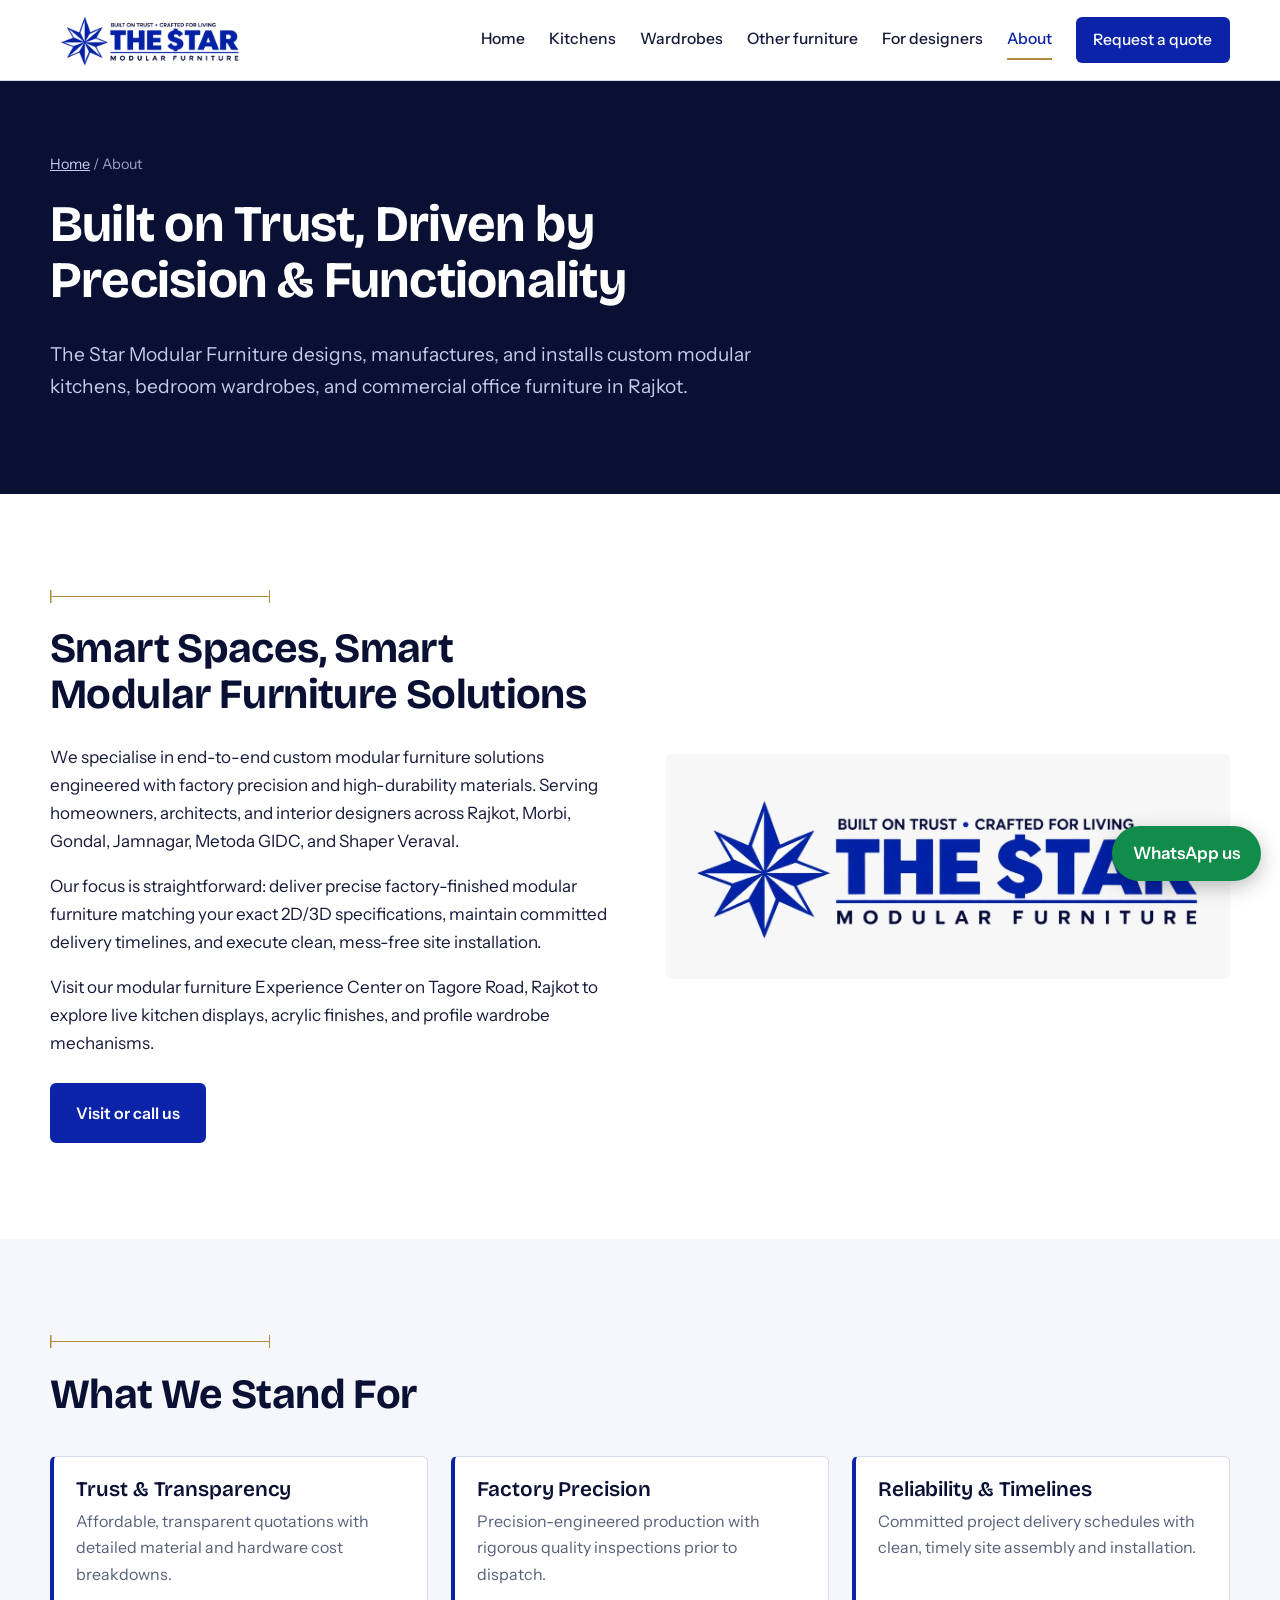
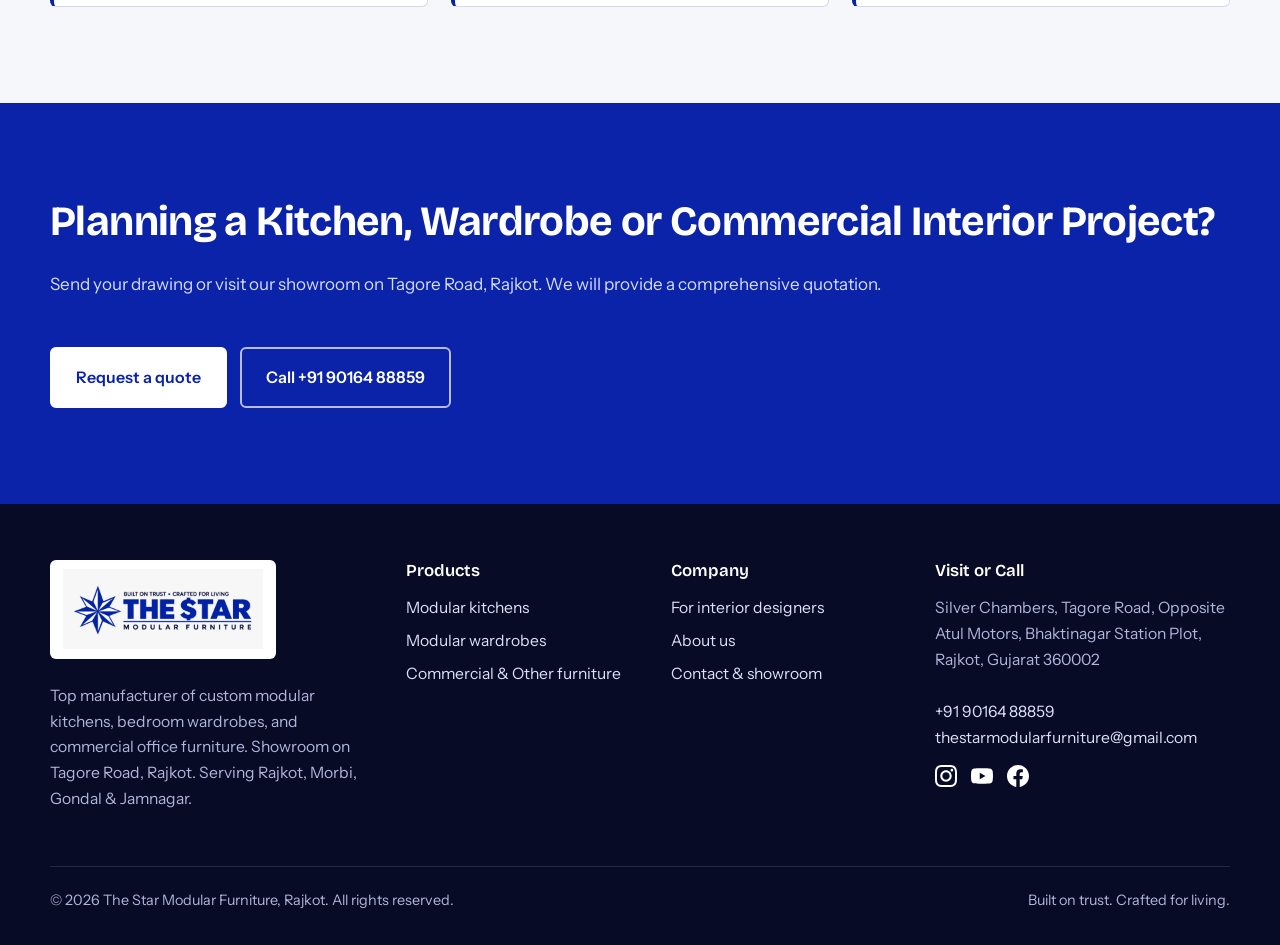
<file: about.html>
<!DOCTYPE html>
<html lang="en-IN">
<head>
<meta charset="utf-8">
<meta name="viewport" content="width=device-width, initial-scale=1">
<title>About Us | Top Modular Kitchen &amp; Furniture Manufacturer in Rajkot</title>
<meta name="description" content="Learn about The Star Modular Furniture Rajkot. Premier manufacturer of custom modular kitchens, bedroom wardrobes &amp; commercial office furniture serving Rajkot, Morbi, Gondal &amp; Jamnagar.">
<link rel="canonical" href="https://thestarmodular.in/about">
<meta name="robots" content="index, follow, max-image-preview:large, max-snippet:-1, max-video-preview:-1">
<meta name="theme-color" content="#0B23A8">
<meta name="geo.region" content="IN-GJ">
<meta name="geo.placename" content="Rajkot">
<meta name="geo.position" content="22.2882;70.7981">
<meta name="ICBM" content="22.2882, 70.7981">

<!-- Open Graph / Social SEO -->
<meta property="og:type" content="website">
<meta property="og:site_name" content="The Star Modular Furniture">
<meta property="og:title" content="About The Star Modular Furniture Rajkot | Modular Kitchens &amp; Wardrobes">
<meta property="og:description" content="Leading modular furniture manufacturer on Tagore Road, Rajkot. Custom modular kitchens, glass wardrobes &amp; commercial interior setups.">
<meta property="og:url" content="https://thestarmodular.in/about">
<meta property="og:image" content="https://thestarmodular.in/assets/images/og-image.jpg">
<meta property="og:locale" content="en_IN">

<!-- Twitter Card -->
<meta name="twitter:card" content="summary_large_image">
<meta name="twitter:title" content="About The Star Modular Furniture | Rajkot">
<meta name="twitter:description" content="Custom modular kitchens and wardrobe manufacturers in Rajkot, Gujarat. Design-to-installation service.">

<!-- Favicon & Icons -->
<link rel="icon" href="favicon.ico" sizes="any">
<link rel="icon" type="image/png" sizes="32x32" href="assets/images/favicon-32.png">
<link rel="apple-touch-icon" href="assets/images/apple-touch-icon.png">
<link rel="manifest" href="manifest.webmanifest">

<!-- Preconnect & Fonts -->
<link rel="preconnect" href="https://fonts.googleapis.com">
<link rel="preconnect" href="https://fonts.gstatic.com" crossorigin>
<link rel="stylesheet" href="https://fonts.googleapis.com/css2?family=Bricolage+Grotesque:opsz,wght@12..96,500;12..96,700&family=Instrument+Sans:wght@400;500;600&display=swap">
<link rel="stylesheet" href="assets/css/style.css">

<!-- Structured Data (AboutPage & Breadcrumb Schema) -->
<script type="application/ld+json">
[
  {
    "@context": "https://schema.org",
    "@type": "AboutPage",
    "mainEntity": {
      "@type": "FurnitureStore",
      "@id": "https://thestarmodular.in/#business",
      "name": "The Star Modular Furniture",
      "alternateName": ["The Star Modular Rajkot"],
      "description": "Custom modular kitchen, wardrobe, and commercial furniture manufacturer based in Rajkot, Gujarat. Supplying high-quality modular units to Rajkot, Morbi, Gondal, Jamnagar, Metoda & Shaper.",
      "url": "https://thestarmodular.in/",
      "telephone": "+919016488859",
      "email": "thestarmodularfurniture@gmail.com",
      "logo": "https://thestarmodular.in/assets/images/logo-the-star-modular-furniture.webp",
      "address": {
        "@type": "PostalAddress",
        "streetAddress": "Silver Chambers, Tagore Road, Opposite Atul Motors, Bhaktinagar Station Plot",
        "addressLocality": "Rajkot",
        "addressRegion": "Gujarat",
        "postalCode": "360002",
        "addressCountry": "IN"
      },
      "sameAs": [
        "https://www.instagram.com/thestarmodularfurniture",
        "https://www.youtube.com/@thestarmodularfurniture",
        "https://www.facebook.com/profile.php?id=61595268284813"
      ]
    }
  },
  {
    "@context": "https://schema.org",
    "@type": "BreadcrumbList",
    "itemListElement": [
      {
        "@type": "ListItem",
        "position": 1,
        "name": "Home",
        "item": "https://thestarmodular.in/"
      },
      {
        "@type": "ListItem",
        "position": 2,
        "name": "About Us",
        "item": "https://thestarmodular.in/about"
      }
    ]
  }
]
</script>
</head>
<body>
<a class="skip" href="#main">Skip to content</a>
<header class="top"><div class="wrap">
  <a class="brand" href="/" aria-label="The Star Modular Furniture, home">
    <img src="assets/images/the-star-trasparent-logo.png" alt="The Star Modular Furniture Rajkot Logo" width="200" height="50" decoding="async">
  </a>
  <button class="menu-btn" aria-expanded="false" aria-controls="nav">Menu</button>
  <nav class="nav" id="nav" aria-label="Main"><a href="/">Home</a><a href="modular-kitchen-rajkot">Kitchens</a><a href="modular-wardrobe-rajkot">Wardrobes</a><a href="modular-furniture-rajkot">Other furniture</a><a href="for-interior-designers">For designers</a><a href="about" aria-current="page">About</a><a class="btn" href="contact">Request a quote</a></nav>
</div></header>

<main id="main">
<section class="pagehead"><div class="wrap"><p class="crumbs"><a href="/">Home</a> / About</p><h1>Built on Trust, Driven by Precision &amp; Functionality</h1><p class="lead">The Star Modular Furniture designs, manufactures, and installs custom modular kitchens, bedroom wardrobes, and commercial office furniture in Rajkot.</p></div></section>

<section><div class="wrap two"><div><span class="dim" aria-hidden="true"></span><h2>Smart Spaces, Smart Modular Furniture Solutions</h2>
<p>We specialise in end-to-end custom modular furniture solutions engineered with factory precision and high-durability materials. Serving homeowners, architects, and interior designers across Rajkot, Morbi, Gondal, Jamnagar, Metoda GIDC, and Shaper Veraval.</p>
<p>Our focus is straightforward: deliver precise factory-finished modular furniture matching your exact 2D/3D specifications, maintain committed delivery timelines, and execute clean, mess-free site installation.</p>
<p>Visit our modular furniture Experience Center on Tagore Road, Rajkot to explore live kitchen displays, acrylic finishes, and profile wardrobe mechanisms.</p>
<div class="btns"><a class="btn" href="contact">Visit or call us</a></div></div>
<div class="media"><img src="assets/images/logo-the-star-modular-furniture.webp" alt="The Star Modular Furniture Rajkot Logo - Built on trust, crafted for living" width="1200" height="479" loading="lazy" decoding="async"></div></div></section>

<section class="tint"><div class="wrap"><div class="shead"><span class="dim" aria-hidden="true"></span><h2>What We Stand For</h2></div>
<div class="cols3"><div class="tile"><h3>Trust &amp; Transparency</h3><p>Affordable, transparent quotations with detailed material and hardware cost breakdowns.</p></div>
<div class="tile"><h3>Factory Precision</h3><p>Precision-engineered production with rigorous quality inspections prior to dispatch.</p></div>
<div class="tile"><h3>Reliability &amp; Timelines</h3><p>Committed project delivery schedules with clean, timely site assembly and installation.</p></div></div></div></section>

<section class="cta"><div class="wrap"><div><h2>Planning a Kitchen, Wardrobe or Commercial Interior Project?</h2><p>Send your drawing or visit our showroom on Tagore Road, Rajkot. We will provide a comprehensive quotation.</p></div>
<div class="btns" style="margin:0"><a class="btn" href="contact">Request a quote</a><a class="btn ghost" href="tel:+919016488859">Call +91 90164 88859</a></div></div></section>
</main>

<footer><div class="wrap">
<div class="fgrid">
 <div><div class="plate"><img src="assets/images/logo-the-star-modular-furniture.webp" width="200" height="80" alt="The Star Modular Furniture Rajkot Logo" loading="lazy" decoding="async"></div>
  <p>Top manufacturer of custom modular kitchens, bedroom wardrobes, and commercial office furniture. Showroom on Tagore Road, Rajkot. Serving Rajkot, Morbi, Gondal &amp; Jamnagar.</p></div>
 <div><h2>Products</h2><ul><li><a href="modular-kitchen-rajkot">Modular kitchens</a></li><li><a href="modular-wardrobe-rajkot">Modular wardrobes</a></li><li><a href="modular-furniture-rajkot">Commercial &amp; Other furniture</a></li></ul></div>
 <div><h2>Company</h2><ul><li><a href="for-interior-designers">For interior designers</a></li><li><a href="about">About us</a></li><li><a href="contact">Contact &amp; showroom</a></li></ul></div>
 <div><h2>Visit or Call</h2><address style="font-style:normal">Silver Chambers, Tagore Road, Opposite Atul Motors, Bhaktinagar Station Plot, Rajkot, Gujarat 360002<br><br>
  <a href="tel:+919016488859">+91 90164 88859</a><br>
  <a href="mailto:thestarmodularfurniture@gmail.com">thestarmodularfurniture@gmail.com</a>
  
  <!-- Social Media Links with SVG Icons -->
  <div style="display: flex; gap: 14px; align-items: center; margin-top: 15px;">
    <!-- Instagram -->
    <a href="https://www.instagram.com/thestarmodularfurniture" target="_blank" rel="noopener" aria-label="Follow us on Instagram" style="color: #ffffff; transition: opacity 0.2s;">
      <svg width="22" height="22" fill="currentColor" viewBox="0 0 24 24"><path d="M12 2.163c3.204 0 3.584.012 4.85.07 3.252.148 4.771 1.691 4.919 4.919.058 1.265.069 1.645.069 4.849 0 3.205-.012 3.584-.069 4.849-.149 3.225-1.664 4.771-4.919 4.919-1.266.058-1.644.07-4.85.07-3.204 0-3.584-.012-4.849-.07-3.26-.149-4.771-1.699-4.919-4.92-.058-1.265-.07-1.644-.07-4.849 0-3.204.013-3.583.07-4.849.149-3.227 1.664-4.771 4.919-4.919 1.266-.057 1.645-.069 4.849-.069zm0-2.163c-3.259 0-3.667.014-4.947.072-4.358.2-6.78 2.618-6.98 6.98-.059 1.281-.073 1.689-.073 4.948 0 3.259.014 3.668.072 4.948.2 4.358 2.618 6.78 6.98 6.98 1.281.058 1.689.072 4.948.072 3.259 0 3.668-.014 4.948-.072 4.354-.2 6.782-2.618 6.979-6.98.059-1.28.073-1.689.073-4.948 0-3.259-.014-3.667-.072-4.947-.196-4.354-2.617-6.78-6.979-6.98-1.281-.059-1.69-.073-4.949-.073zm0 5.838c-3.403 0-6.162 2.759-6.162 6.162s2.759 6.163 6.162 6.163 6.162-2.759 6.162-6.163c0-3.403-2.759-6.162-6.162-6.162zm0 10.162c-2.209 0-4-1.79-4-4 0-2.209 1.791-4 4-4s4 1.791 4 4c0 2.21-1.791 4-4 4zm6.406-11.845c-.796 0-1.441.645-1.441 1.44s.645 1.44 1.441 1.44c.795 0 1.439-.645 1.439-1.44s-.644-1.44-1.439-1.44z"/></svg>
    </a>
    <!-- YouTube -->
    <a href="https://www.youtube.com/@thestarmodularfurniture" target="_blank" rel="noopener" aria-label="Subscribe on YouTube" style="color: #ffffff; transition: opacity 0.2s;">
      <svg width="22" height="22" fill="currentColor" viewBox="0 0 24 24"><path d="M23.498 6.186a3.016 3.016 0 0 0-2.122-2.136C19.505 3.545 12 3.545 12 3.545s-7.505 0-9.377.505A3.017 3.017 0 0 0 .502 6.186C0 8.07 0 12 0 12s0 3.93.502 5.814a3.016 3.016 0 0 0 2.122 2.136c1.871.505 9.376.505 9.376.505s7.505 0 9.377-.505a3.015 3.015 0 0 0 2.122-2.136C24 15.93 24 12 24 12s0-3.93-.502-5.814zM9.545 15.568V8.432L15.818 12l-6.273 3.568z"/></svg>
    </a>
    <!-- Facebook -->
    <a href="https://www.facebook.com/profile.php?id=61595268284813" target="_blank" rel="noopener" aria-label="Connect on Facebook" style="color: #ffffff; transition: opacity 0.2s;">
      <svg width="22" height="22" fill="currentColor" viewBox="0 0 24 24"><path d="M24 12.073c0-6.627-5.373-12-12-12s-12 5.373-12 12c0 5.99 4.388 10.954 10.125 11.854v-8.385H7.078v-3.47h3.047V9.43c0-3.007 1.792-4.669 4.533-4.669 1.312 0 2.686.235 2.686.235v2.953H15.83c-1.491 0-1.956.925-1.956 1.874v2.25h3.328l-.532 3.47h-2.796v8.385C19.612 23.027 24 18.062 24 12.073z"/></svg>
    </a>
  </div>
  </address></div>
</div>
<div class="legal"><span>&copy; 2026 The Star Modular Furniture, Rajkot. All rights reserved.</span><span>Built on trust. Crafted for living.</span></div>
</div></footer>

<!-- Sticky Contact Bar -->
<div class="bar">
  <a class="call" href="tel:+919016488859">Call +91 90164 88859</a>
  <a class="wa" href="https://wa.me/919016488859?text=Hello%20The%20Star%20Modular%2C%20I%20need%20a%20quote" target="_blank" rel="noopener">WhatsApp us</a>
</div>

<script src="assets/js/main.js" defer></script>
</body>
</html>
</file>
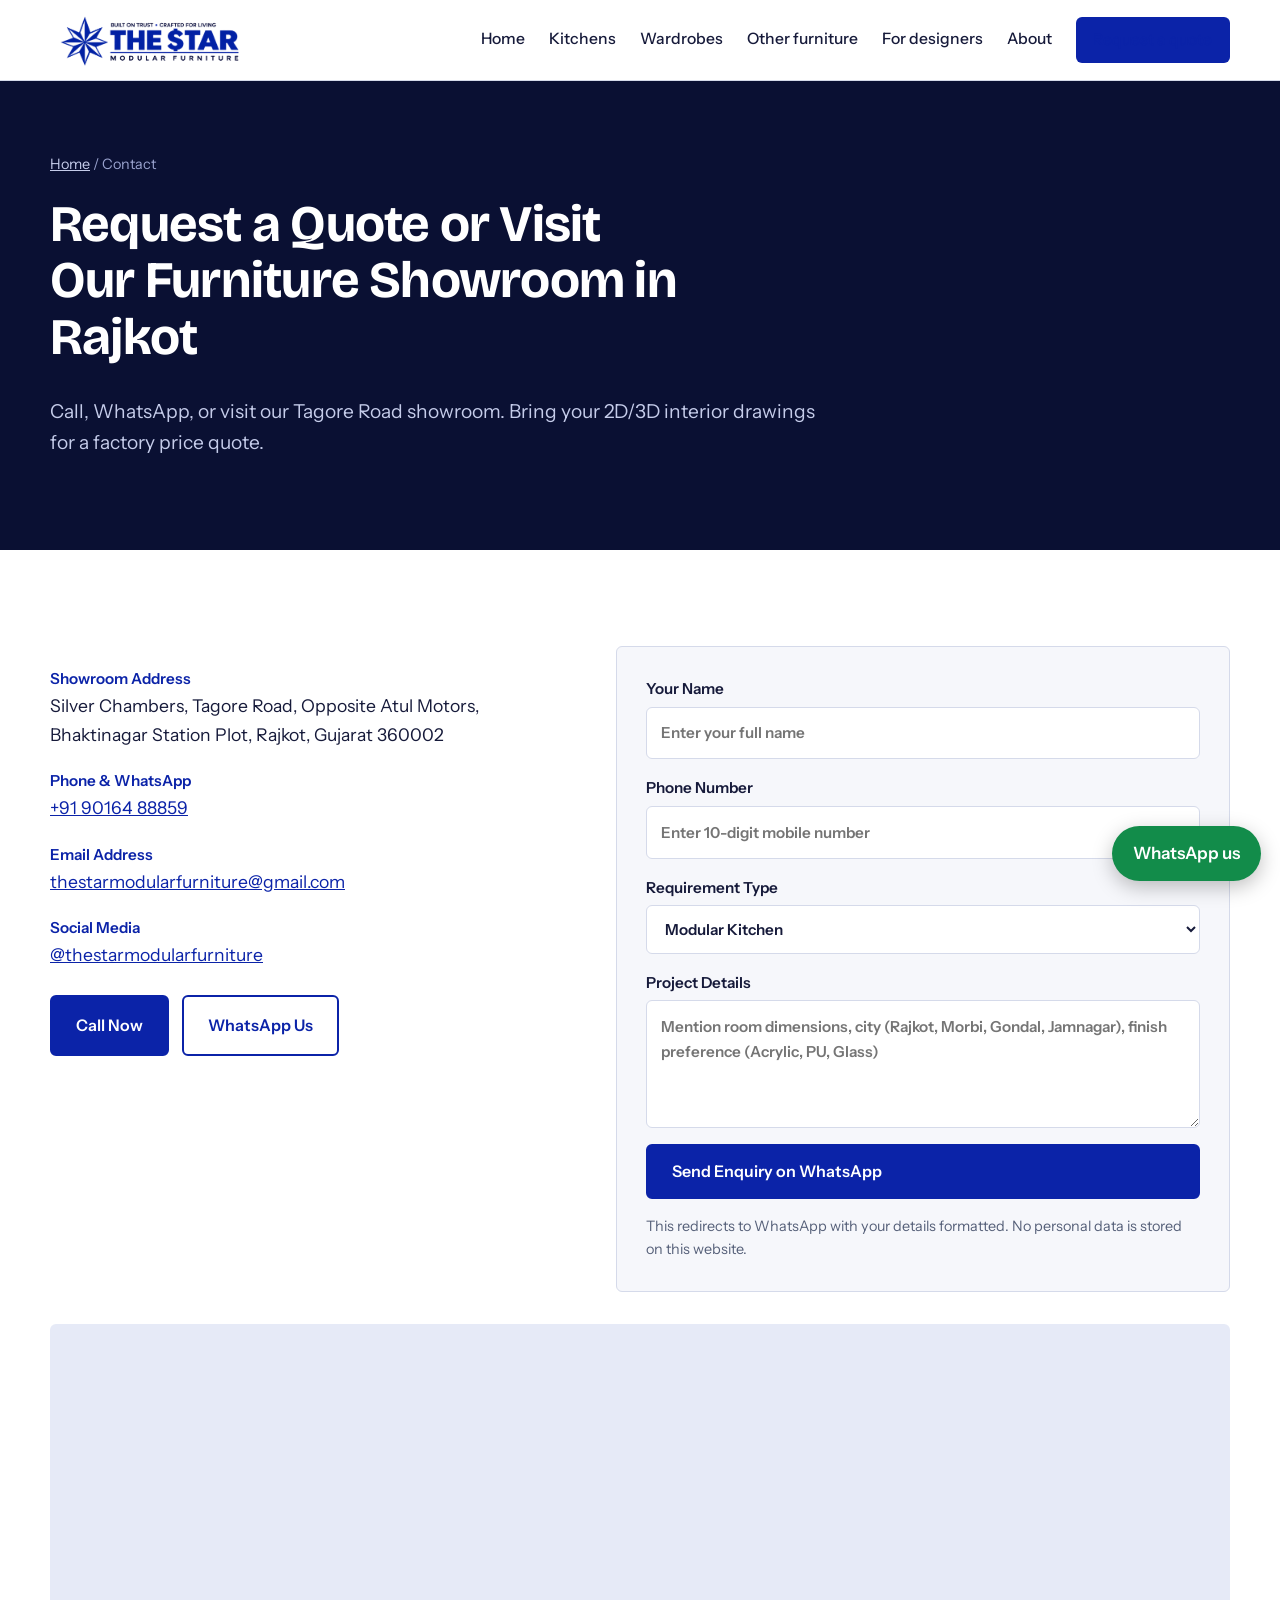
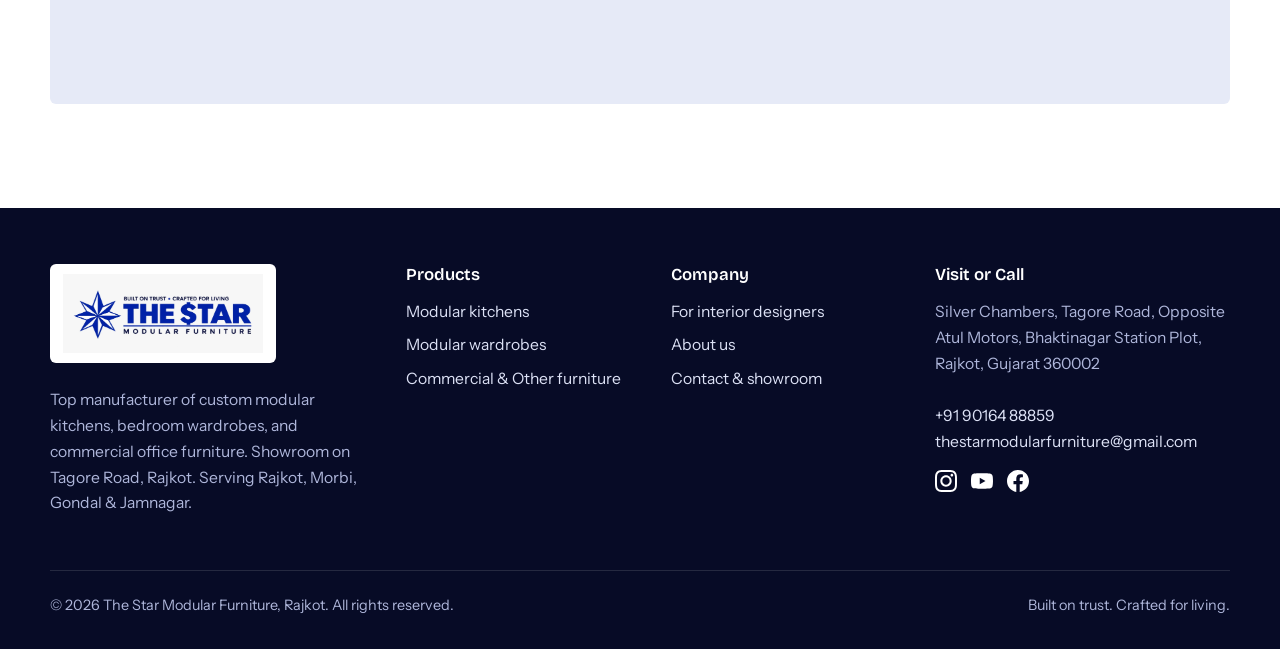
<file: contact.html>
<!DOCTYPE html>
<html lang="en-IN">
<head>
<meta charset="utf-8">
<meta name="viewport" content="width=device-width, initial-scale=1">
<title>Contact &amp; Showroom | The Star Modular Furniture, Tagore Road, Rajkot</title>
<meta name="description" content="Contact The Star Modular Furniture showroom in Rajkot. Visit Silver Chambers, Tagore Road or call +91 90164 88859 for modular kitchen, wardrobe &amp; commercial furniture quotes in Rajkot, Morbi &amp; Gondal.">
<link rel="canonical" href="https://thestarmodular.in/contact">
<meta name="robots" content="index, follow, max-image-preview:large, max-snippet:-1, max-video-preview:-1">
<meta name="theme-color" content="#0B23A8">
<meta name="geo.region" content="IN-GJ">
<meta name="geo.placename" content="Rajkot">
<meta name="geo.position" content="22.2882;70.7981">
<meta name="ICBM" content="22.2882, 70.7981">

<!-- Open Graph / Social SEO -->
<meta property="og:type" content="website">
<meta property="og:site_name" content="The Star Modular Furniture">
<meta property="og:title" content="Contact &amp; Showroom | The Star Modular Furniture Rajkot">
<meta property="og:description" content="Visit Tagore Road showroom or call +91 90164 88859. Free 3D estimates for modular kitchen, glass wardrobes &amp; office interior setup in Rajkot, Morbi &amp; Gondal.">
<meta property="og:url" content="https://thestarmodular.in/contact">
<meta property="og:image" content="https://thestarmodular.in/assets/images/og-image.jpg">
<meta property="og:locale" content="en_IN">

<!-- Twitter Card -->
<meta name="twitter:card" content="summary_large_image">
<meta name="twitter:title" content="Contact Modular Kitchen Manufacturer Rajkot">
<meta name="twitter:description" content="Visit our Tagore Road showroom in Rajkot for modular kitchen, wardrobe &amp; office furniture consultation.">

<!-- Favicon & Icons -->
<link rel="icon" href="favicon.ico" sizes="any">
<link rel="icon" type="image/png" sizes="32x32" href="assets/images/favicon-32.png">
<link rel="apple-touch-icon" href="assets/images/apple-touch-icon.png">
<link rel="manifest" href="manifest.webmanifest">

<!-- Preconnect & Fonts -->
<link rel="preconnect" href="https://fonts.googleapis.com">
<link rel="preconnect" href="https://fonts.gstatic.com" crossorigin>
<link rel="stylesheet" href="https://fonts.googleapis.com/css2?family=Bricolage+Grotesque:opsz,wght@12..96,500;12..96,700&family=Instrument+Sans:wght@400;500;600&display=swap">
<link rel="stylesheet" href="assets/css/style.css">

<!-- Structured Data (ContactPage, FurnitureStore & Breadcrumb Schema) -->
<script type="application/ld+json">
[
  {
    "@context": "https://schema.org",
    "@type": "ContactPage",
    "mainEntity": {
      "@type": "FurnitureStore",
      "@id": "https://thestarmodular.in/#business",
      "name": "The Star Modular Furniture",
      "alternateName": ["The Star Modular Rajkot"],
      "description": "Custom modular kitchen, wardrobe, and commercial office furniture manufacturer showroom on Tagore Road, Rajkot.",
      "url": "https://thestarmodular.in/",
      "telephone": "+919016488859",
      "email": "thestarmodularfurniture@gmail.com",
      "image": "https://thestarmodular.in/assets/images/og-image.jpg",
      "logo": "https://thestarmodular.in/assets/images/logo-the-star-modular-furniture.webp",
      "address": {
        "@type": "PostalAddress",
        "streetAddress": "Silver Chambers, Tagore Road, Opposite Atul Motors, Bhaktinagar Station Plot",
        "addressLocality": "Rajkot",
        "addressRegion": "Gujarat",
        "postalCode": "360002",
        "addressCountry": "IN"
      },
      "geo": {
        "@type": "GeoCoordinates",
        "latitude": 22.2882,
        "longitude": 70.7981
      },
      "openingHoursSpecification": {
        "@type": "OpeningHoursSpecification",
        "dayOfWeek": ["Monday", "Tuesday", "Wednesday", "Thursday", "Friday", "Saturday"],
        "opens": "10:00",
        "closes": "20:00"
      },
      "areaServed": [
        {"@type": "City", "name": "Rajkot"},
        {"@type": "City", "name": "Morbi"},
        {"@type": "City", "name": "Gondal"},
        {"@type": "City", "name": "Jamnagar"},
        {"@type": "City", "name": "Metoda"},
        {"@type": "City", "name": "Shaper"}
      ],
      "sameAs": [
        "https://www.instagram.com/thestarmodularfurniture",
        "https://www.youtube.com/@thestarmodularfurniture",
        "https://www.facebook.com/profile.php?id=61595268284813"
      ]
    }
  },
  {
    "@context": "https://schema.org",
    "@type": "BreadcrumbList",
    "itemListElement": [
      {
        "@type": "ListItem",
        "position": 1,
        "name": "Home",
        "item": "https://thestarmodular.in/"
      },
      {
        "@type": "ListItem",
        "position": 2,
        "name": "Contact & Showroom",
        "item": "https://thestarmodular.in/contact"
      }
    ]
  }
]
</script>
</head>
<body>
<a class="skip" href="#main">Skip to content</a>
<header class="top"><div class="wrap">
  <a class="brand" href="/" aria-label="The Star Modular Furniture, home">
    <img src="assets/images/the-star-trasparent-logo.png" alt="The Star Modular Furniture Rajkot Logo" width="200" height="50" decoding="async">
  </a>
  <button class="menu-btn" aria-expanded="false" aria-controls="nav">Menu</button>
  <nav class="nav" id="nav" aria-label="Main"><a href="/">Home</a><a href="modular-kitchen-rajkot">Kitchens</a><a href="modular-wardrobe-rajkot">Wardrobes</a><a href="modular-furniture-rajkot">Other furniture</a><a href="for-interior-designers">For designers</a><a href="about">About</a><a class="btn" href="contact" aria-current="page">Request a quote</a></nav>
</div></header>

<main id="main">
<section class="pagehead"><div class="wrap"><p class="crumbs"><a href="/">Home</a> / Contact</p><h1>Request a Quote or Visit Our Furniture Showroom in Rajkot</h1><p class="lead">Call, WhatsApp, or visit our Tagore Road showroom. Bring your 2D/3D interior drawings for a factory price quote.</p></div></section>

<section><div class="wrap contact"><div><dl>
<dt>Showroom Address</dt><dd>Silver Chambers, Tagore Road, Opposite Atul Motors, Bhaktinagar Station Plot, Rajkot, Gujarat 360002</dd>
<dt>Phone &amp; WhatsApp</dt><dd><a href="tel:+919016488859">+91 90164 88859</a></dd>
<dt>Email Address</dt><dd><a href="mailto:thestarmodularfurniture@gmail.com">thestarmodularfurniture@gmail.com</a></dd>
<dt>Social Media</dt><dd><a href="https://www.instagram.com/thestarmodularfurniture" rel="noopener" target="_blank">@thestarmodularfurniture</a></dd></dl>
<div class="btns"><a class="btn" href="tel:+919016488859">Call Now</a><a class="btn ghost" href="https://wa.me/919016488859?text=Hello%20The%20Star%20Modular%2C%20I%20want%20to%20inquire%20about%20a%20project" target="_blank" rel="noopener">WhatsApp Us</a></div></div>

<form id="enquiry" action="https://wa.me/919016488859" method="get" target="_blank">
<label>Your Name<input name="name" required autocomplete="name" placeholder="Enter your full name"></label>
<label>Phone Number<input name="phone" type="tel" required autocomplete="tel" inputmode="tel" placeholder="Enter 10-digit mobile number"></label>
<label>Requirement Type<select name="type"><option>Modular Kitchen</option><option>Modular Bedroom Wardrobe</option><option>Commercial &amp; Office Furniture</option><option>Interior Designer Project Partnership</option></select></label>
<label>Project Details<textarea name="msg" rows="4" placeholder="Mention room dimensions, city (Rajkot, Morbi, Gondal, Jamnagar), finish preference (Acrylic, PU, Glass)"></textarea></label>
<button class="btn" type="submit">Send Enquiry on WhatsApp</button>
<p class="note">This redirects to WhatsApp with your details formatted. No personal data is stored on this website.</p></form></div>

<div class="wrap"><iframe class="map" title="Map showing The Star Modular Furniture showroom on Tagore Road, Rajkot" loading="lazy" referrerpolicy="no-referrer-when-downgrade" src="https://www.google.com/maps?q=Silver+Chambers,+Tagore+Road,+Opposite+Atul+Motors,+Bhaktinagar+Station+Plot,+Rajkot,+Gujarat+360002&amp;output=embed"></iframe></div></section>
</main>

<footer><div class="wrap">
<div class="fgrid">
 <div><div class="plate"><img src="assets/images/logo-the-star-modular-furniture.webp" width="200" height="80" alt="The Star Modular Furniture Rajkot Logo" loading="lazy" decoding="async"></div>
  <p>Top manufacturer of custom modular kitchens, bedroom wardrobes, and commercial office furniture. Showroom on Tagore Road, Rajkot. Serving Rajkot, Morbi, Gondal &amp; Jamnagar.</p></div>
 <div><h2>Products</h2><ul><li><a href="modular-kitchen-rajkot">Modular kitchens</a></li><li><a href="modular-wardrobe-rajkot">Modular wardrobes</a></li><li><a href="modular-furniture-rajkot">Commercial &amp; Other furniture</a></li></ul></div>
 <div><h2>Company</h2><ul><li><a href="for-interior-designers">For interior designers</a></li><li><a href="about">About us</a></li><li><a href="contact">Contact &amp; showroom</a></li></ul></div>
 <div><h2>Visit or Call</h2><address style="font-style:normal">Silver Chambers, Tagore Road, Opposite Atul Motors, Bhaktinagar Station Plot, Rajkot, Gujarat 360002<br><br>
  <a href="tel:+919016488859">+91 90164 88859</a><br>
  <a href="mailto:thestarmodularfurniture@gmail.com">thestarmodularfurniture@gmail.com</a>
  
  <!-- Social Media Links with SVG Icons -->
  <div style="display: flex; gap: 14px; align-items: center; margin-top: 15px;">
    <!-- Instagram -->
    <a href="https://www.instagram.com/thestarmodularfurniture" target="_blank" rel="noopener" aria-label="Follow us on Instagram" style="color: #ffffff; transition: opacity 0.2s;">
      <svg width="22" height="22" fill="currentColor" viewBox="0 0 24 24"><path d="M12 2.163c3.204 0 3.584.012 4.85.07 3.252.148 4.771 1.691 4.919 4.919.058 1.265.069 1.645.069 4.849 0 3.205-.012 3.584-.069 4.849-.149 3.225-1.664 4.771-4.919 4.919-1.266.058-1.644.07-4.85.07-3.204 0-3.584-.012-4.849-.07-3.26-.149-4.771-1.699-4.919-4.92-.058-1.265-.07-1.644-.07-4.849 0-3.204.013-3.583.07-4.849.149-3.227 1.664-4.771 4.919-4.919 1.266-.057 1.645-.069 4.849-.069zm0-2.163c-3.259 0-3.667.014-4.947.072-4.358.2-6.78 2.618-6.98 6.98-.059 1.281-.073 1.689-.073 4.948 0 3.259.014 3.668.072 4.948.2 4.358 2.618 6.78 6.98 6.98 1.281.058 1.689.072 4.948.072 3.259 0 3.668-.014 4.948-.072 4.354-.2 6.782-2.618 6.979-6.98.059-1.28.073-1.689.073-4.948 0-3.259-.014-3.667-.072-4.947-.196-4.354-2.617-6.78-6.979-6.98-1.281-.059-1.69-.073-4.949-.073zm0 5.838c-3.403 0-6.162 2.759-6.162 6.162s2.759 6.163 6.162 6.163 6.162-2.759 6.162-6.163c0-3.403-2.759-6.162-6.162-6.162zm0 10.162c-2.209 0-4-1.79-4-4 0-2.209 1.791-4 4-4s4 1.791 4 4c0 2.21-1.791 4-4 4zm6.406-11.845c-.796 0-1.441.645-1.441 1.44s.645 1.44 1.441 1.44c.795 0 1.439-.645 1.439-1.44s-.644-1.44-1.439-1.44z"/></svg>
    </a>
    <!-- YouTube -->
    <a href="https://www.youtube.com/@thestarmodularfurniture" target="_blank" rel="noopener" aria-label="Subscribe on YouTube" style="color: #ffffff; transition: opacity 0.2s;">
      <svg width="22" height="22" fill="currentColor" viewBox="0 0 24 24"><path d="M23.498 6.186a3.016 3.016 0 0 0-2.122-2.136C19.505 3.545 12 3.545 12 3.545s-7.505 0-9.377.505A3.017 3.017 0 0 0 .502 6.186C0 8.07 0 12 0 12s0 3.93.502 5.814a3.016 3.016 0 0 0 2.122 2.136c1.871.505 9.376.505 9.376.505s7.505 0 9.377-.505a3.015 3.015 0 0 0 2.122-2.136C24 15.93 24 12 24 12s0-3.93-.502-5.814zM9.545 15.568V8.432L15.818 12l-6.273 3.568z"/></svg>
    </a>
    <!-- Facebook -->
    <a href="https://www.facebook.com/profile.php?id=61595268284813" target="_blank" rel="noopener" aria-label="Connect on Facebook" style="color: #ffffff; transition: opacity 0.2s;">
      <svg width="22" height="22" fill="currentColor" viewBox="0 0 24 24"><path d="M24 12.073c0-6.627-5.373-12-12-12s-12 5.373-12 12c0 5.99 4.388 10.954 10.125 11.854v-8.385H7.078v-3.47h3.047V9.43c0-3.007 1.792-4.669 4.533-4.669 1.312 0 2.686.235 2.686.235v2.953H15.83c-1.491 0-1.956.925-1.956 1.874v2.25h3.328l-.532 3.47h-2.796v8.385C19.612 23.027 24 18.062 24 12.073z"/></svg>
    </a>
  </div>
  </address></div>
</div>
<div class="legal"><span>&copy; 2026 The Star Modular Furniture, Rajkot. All rights reserved.</span><span>Built on trust. Crafted for living.</span></div>
</div></footer>

<!-- Sticky Contact Bar -->
<div class="bar">
  <a class="call" href="tel:+919016488859">Call +91 90164 88859</a>
  <a class="wa" href="https://wa.me/919016488859?text=Hello%20The%20Star%20Modular%2C%20I%20need%20a%20quote" target="_blank" rel="noopener">WhatsApp us</a>
</div>

<script src="assets/js/main.js" defer></script>
</body>
</html>
</file>
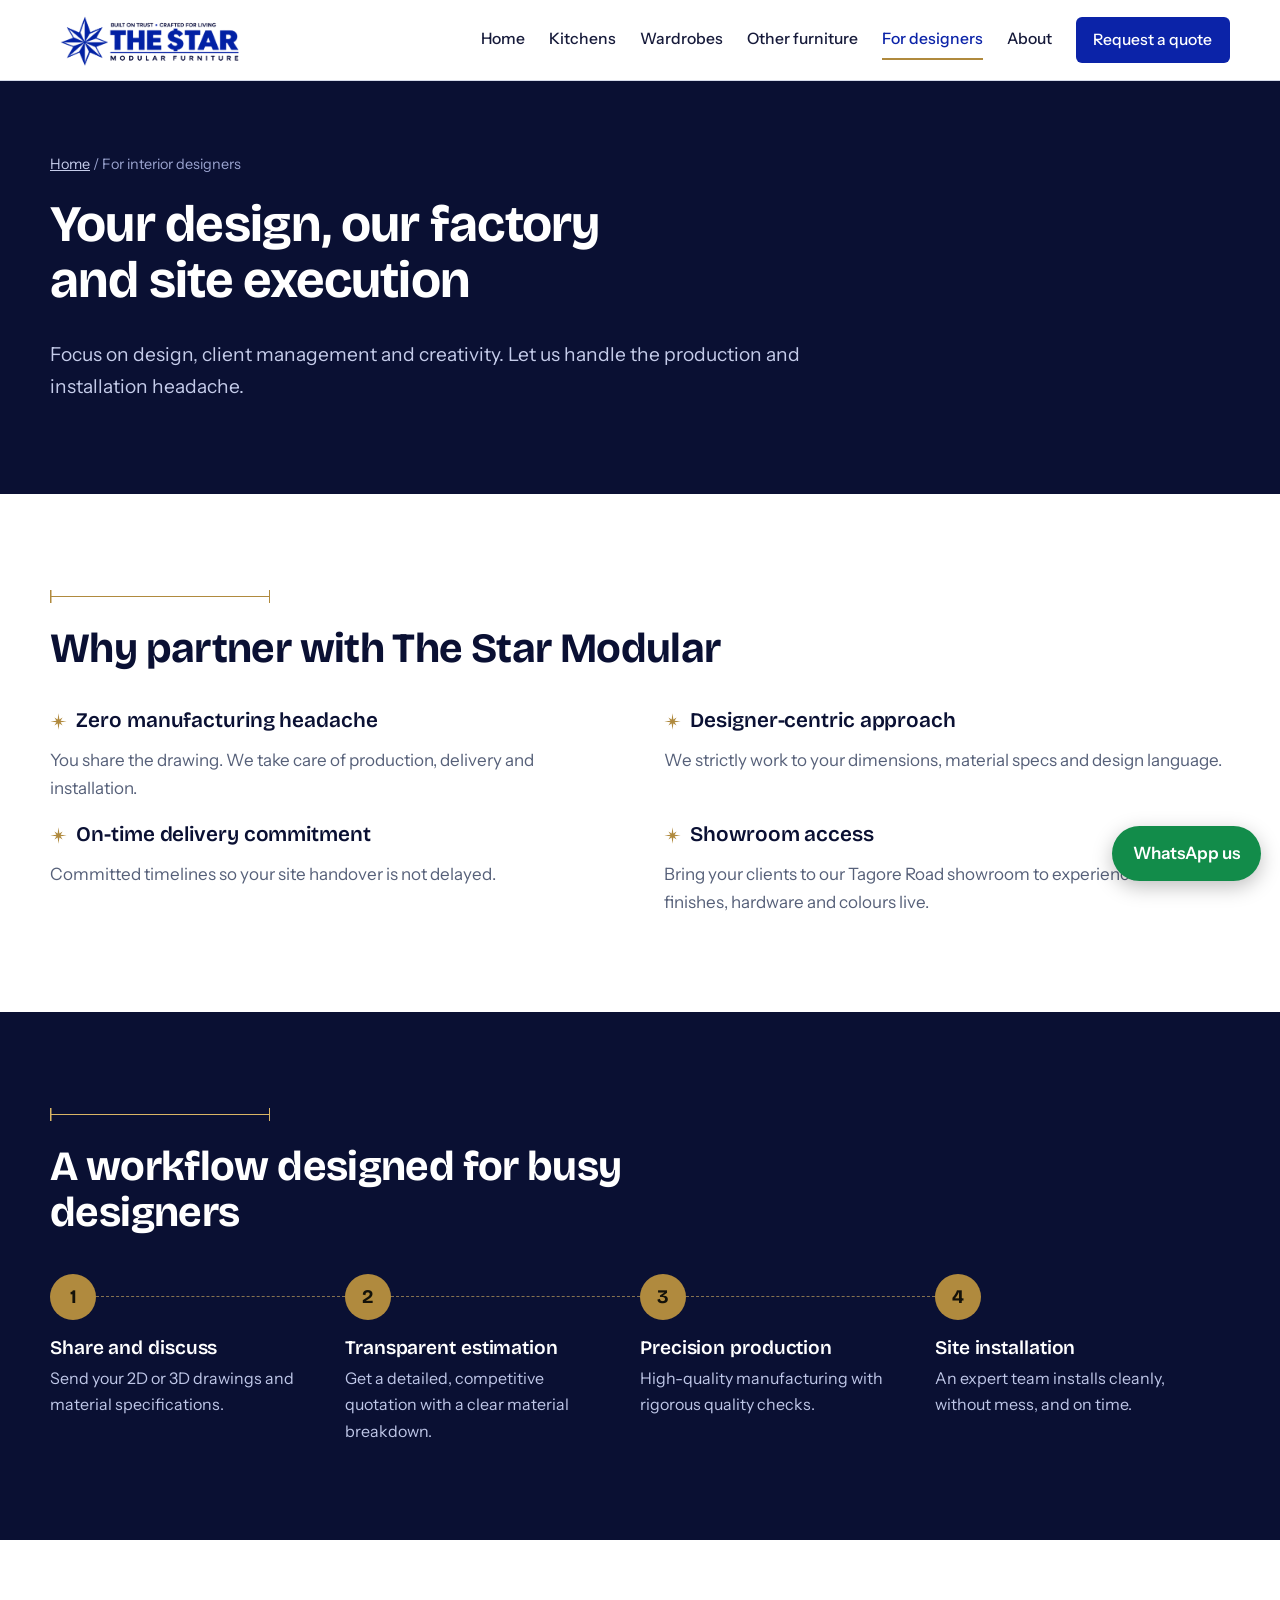
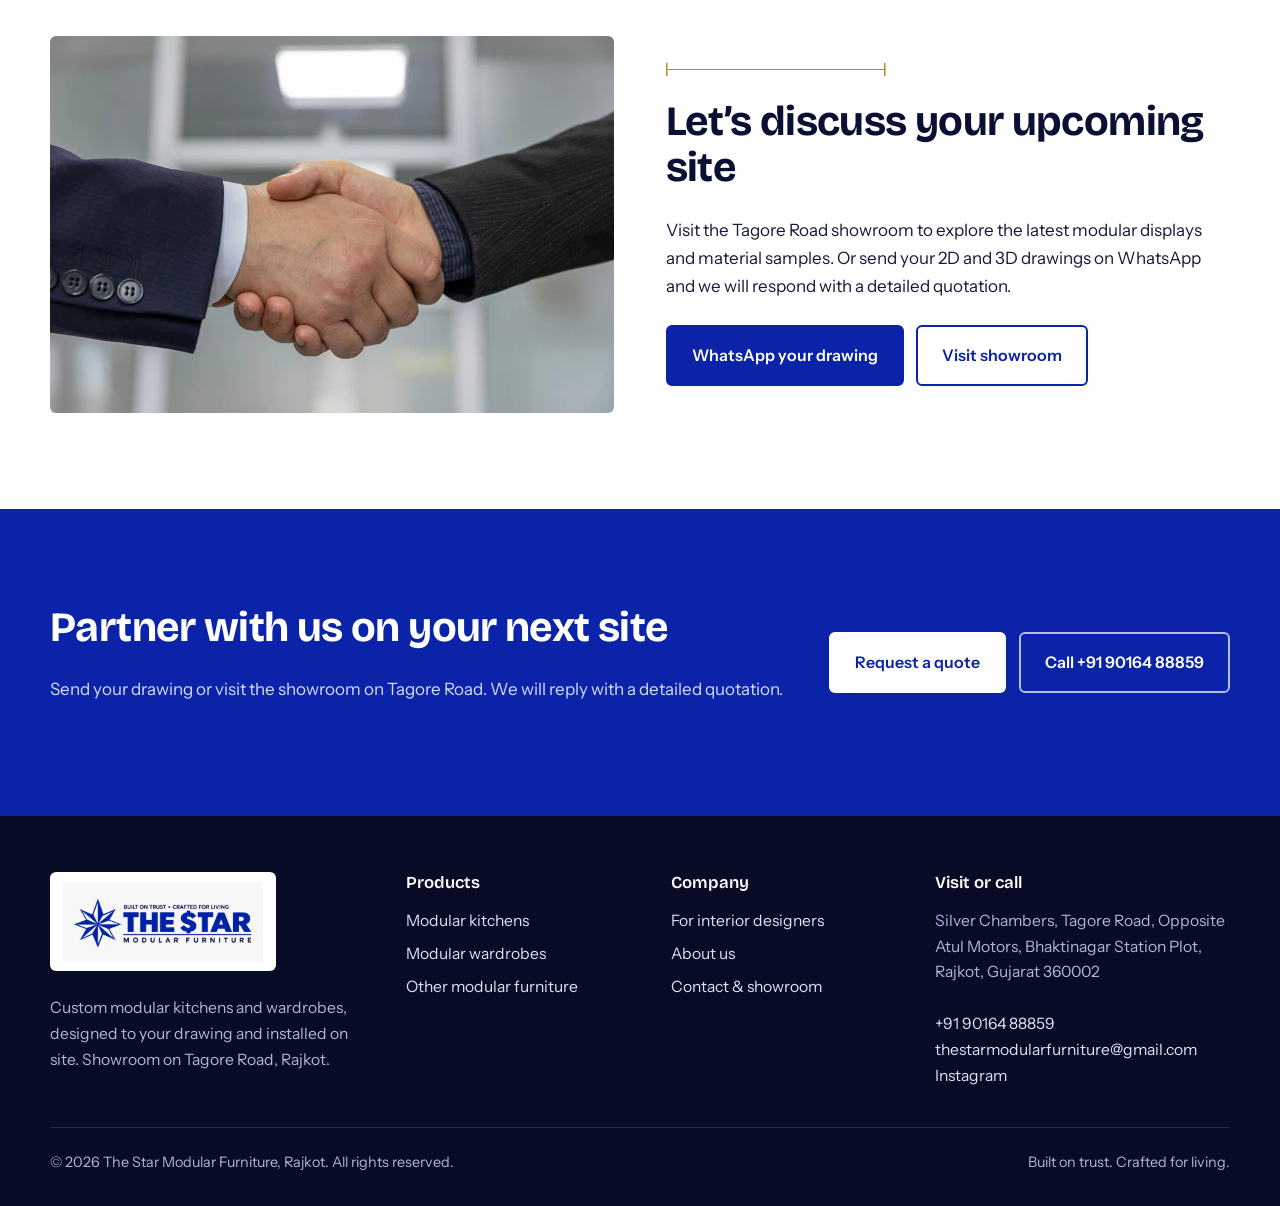
<file: for-interior-designers.html>
<!DOCTYPE html>
<html lang="en-IN">
<head>
<meta charset="utf-8">
<meta name="viewport" content="width=device-width, initial-scale=1">
<title>Modular Furniture Partner for Interior Designers in Rajkot | The Star Modular</title>
<meta name="description" content="Interior designers in Rajkot: send your drawing and we handle production, delivery and installation of modular kitchens and wardrobes. Showroom on Tagore Road.">
<link rel="canonical" href="https://www.yourdomain.com/for-interior-designers.html">
<meta name="robots" content="index, follow, max-image-preview:large">
<meta name="theme-color" content="#0B23A8">
<meta name="geo.region" content="IN-GJ"><meta name="geo.placename" content="Rajkot">
<meta property="og:type" content="website"><meta property="og:site_name" content="The Star Modular Furniture">
<meta property="og:title" content="Modular Furniture Partner for Interior Designers in Rajkot | The Star Modular"><meta property="og:description" content="Interior designers in Rajkot: send your drawing and we handle production, delivery and installation of modular kitchens and wardrobes. Showroom on Tagore Road.">
<meta property="og:url" content="https://www.yourdomain.com/for-interior-designers.html"><meta property="og:image" content="https://www.yourdomain.com/assets/images/og-image.jpg"><meta property="og:locale" content="en_IN">
<meta name="twitter:card" content="summary_large_image">
<link rel="icon" href="favicon.ico" sizes="any"><link rel="icon" type="image/png" sizes="32x32" href="assets/images/favicon-32.png">
<link rel="apple-touch-icon" href="assets/images/apple-touch-icon.png">
<link rel="manifest" href="manifest.webmanifest">
<link rel="preconnect" href="https://fonts.googleapis.com"><link rel="preconnect" href="https://fonts.gstatic.com" crossorigin>
<link rel="stylesheet" href="https://fonts.googleapis.com/css2?family=Bricolage+Grotesque:opsz,wght@12..96,500;12..96,700&family=Instrument+Sans:wght@400;500;600&display=swap">

<link rel="stylesheet" href="assets/css/style.css">
<script type="application/ld+json">[{"@context": "https://schema.org", "@type": "FurnitureStore", "@id": "https://www.yourdomain.com/#business", "name": "The Star Modular Furniture", "alternateName": "The Star Modular", "description": "Custom modular kitchens and wardrobes in Rajkot, Gujarat. Design-to-installation service for homeowners and interior designers.", "url": "https://www.yourdomain.com/", "telephone": "+919016488859", "email": "thestarmodularfurniture@gmail.com", "image": "https://www.yourdomain.com/assets/images/og-image.jpg", "logo": "https://www.yourdomain.com/assets/images/logo-the-star-modular-furniture.webp", "slogan": "Built on trust. Crafted for living.", "address": {"@type": "PostalAddress", "streetAddress": "Silver Chambers, Tagore Road, Opposite Atul Motors, Bhaktinagar Station Plot", "addressLocality": "Rajkot", "addressRegion": "Gujarat", "postalCode": "360002", "addressCountry": "IN"}, "areaServed": {"@type": "City", "name": "Rajkot"}, "sameAs": ["https://www.instagram.com/thestarmodulaefurniture/"], "makesOffer": [{"@type": "Offer", "itemOffered": {"@type": "Service", "name": "Modular kitchens"}}, {"@type": "Offer", "itemOffered": {"@type": "Service", "name": "Modular wardrobes"}}]}, {"@context": "https://schema.org", "@type": "BreadcrumbList", "itemListElement": [{"@type": "ListItem", "position": 1, "name": "Home", "item": "https://www.yourdomain.com/"}, {"@type": "ListItem", "position": 2, "name": "For interior designers", "item": "https://www.yourdomain.com/for-interior-designers.html"}]}]</script>
</head>
<body>
<a class="skip" href="#main">Skip to content</a>
<header class="top"><div class="wrap">
  <a class="brand" href="index.html" aria-label="The Star Modular Furniture, home">
    <!-- <span class="star" aria-hidden="true"> -->
  <!-- </span><span><b>The Star</b><small>Modular Furniture</small></span> -->
  <img src="/assets/images/the-star-trasparent-logo.png" alt="the star logo" width="200px" >
  </a>
  <button class="menu-btn" aria-expanded="false" aria-controls="nav">Menu</button>
  <nav class="nav" id="nav" aria-label="Main"><a href="index.html">Home</a><a href="modular-kitchen-rajkot.html">Kitchens</a><a href="modular-wardrobe-rajkot.html">Wardrobes</a><a href="modular-furniture-rajkot.html">Other furniture</a><a href="for-interior-designers.html" aria-current="page">For designers</a><a href="about.html">About</a><a class="btn" href="contact.html">Request a quote</a></nav>
</div></header>
<main id="main">
<section class="pagehead"><div class="wrap"><p class="crumbs"><a href="index.html">Home</a> / For interior designers</p><h1>Your design, our factory and site execution</h1><p class="lead">Focus on design, client management and creativity. Let us handle the production and installation headache.</p></div></section>
<section><div class="wrap"><div class="shead"><span class="dim" aria-hidden="true"></span><h2>Why partner with The Star Modular</h2></div>
<div class="benefits"><div class="benefit"><h3><span class="star" aria-hidden="true"></span>Zero manufacturing headache</h3><p>You share the drawing. We take care of production, delivery and installation.</p></div><div class="benefit"><h3><span class="star" aria-hidden="true"></span>Designer-centric approach</h3><p>We strictly work to your dimensions, material specs and design language.</p></div><div class="benefit"><h3><span class="star" aria-hidden="true"></span>On-time delivery commitment</h3><p>Committed timelines so your site handover is not delayed.</p></div><div class="benefit"><h3><span class="star" aria-hidden="true"></span>Showroom access</h3><p>Bring your clients to our Tagore Road showroom to experience material finishes, hardware and colours live.</p></div></div></div></section>
<section class="dark"><div class="wrap"><div class="shead"><span class="dim" aria-hidden="true"></span><h2>A workflow designed for busy designers</h2></div><ol class="steps"><li><h3>Share and discuss</h3><p>Send your 2D or 3D drawings and material specifications.</p></li><li><h3>Transparent estimation</h3><p>Get a detailed, competitive quotation with a clear material breakdown.</p></li><li><h3>Precision production</h3><p>High-quality manufacturing with rigorous quality checks.</p></li><li><h3>Site installation</h3><p>An expert team installs cleanly, without mess, and on time.</p></li></ol></div></section>
<section><div class="wrap two"><div class="media"><img src="assets/images/partnership-handshake.webp" alt="Two professionals shaking hands to confirm a partnership" width="1000" height="667" loading="lazy"></div>
<div><span class="dim" aria-hidden="true"></span><h2>Let’s discuss your upcoming site</h2><p>Visit the Tagore Road showroom to explore the latest modular displays and material samples. Or send your 2D and 3D drawings on WhatsApp and we will respond with a detailed quotation.</p>
<div class="btns"><a class="btn" href="https://wa.me/919016488859?text=Hello%2C%20I%20am%20an%20interior%20designer%20and%20want%20to%20share%20a%20drawing" rel="noopener">WhatsApp your drawing</a><a class="btn ghost" href="contact.html">Visit showroom</a></div></div></div></section>
<section class="cta"><div class="wrap"><div><h2>Partner with us on your next site</h2><p>Send your drawing or visit the showroom on Tagore Road. We will reply with a detailed quotation.</p></div>
<div class="btns" style="margin:0"><a class="btn" href="contact.html">Request a quote</a><a class="btn ghost" href="tel:+919016488859">Call +91 90164 88859</a></div></div></section>
</main>
<footer><div class="wrap">
<div class="fgrid">
 <div><div class="plate"><img src="assets/images/logo-the-star-modular-furniture.webp" width="200" height="80" alt="The Star Modular Furniture logo" loading="lazy"></div>
  <p>Custom modular kitchens and wardrobes, designed to your drawing and installed on site. Showroom on Tagore Road, Rajkot.</p></div>
 <div><h2>Products</h2><ul><li><a href="modular-kitchen-rajkot.html">Modular kitchens</a></li><li><a href="modular-wardrobe-rajkot.html">Modular wardrobes</a></li><li><a href="modular-furniture-rajkot.html">Other modular furniture</a></li></ul></div>
 <div><h2>Company</h2><ul><li><a href="for-interior-designers.html">For interior designers</a></li><li><a href="about.html">About us</a></li><li><a href="contact.html">Contact &amp; showroom</a></li></ul></div>
 <div><h2>Visit or call</h2><address style="font-style:normal">Silver Chambers, Tagore Road, Opposite Atul Motors, Bhaktinagar Station Plot, Rajkot, Gujarat 360002<br><br>
  <a href="tel:+919016488859">+91 90164 88859</a><br><a href="mailto:thestarmodularfurniture@gmail.com">thestarmodularfurniture@gmail.com</a><br><a href="https://www.instagram.com/thestarmodulaefurniture/" rel="noopener" target="_blank">Instagram</a></address></div>
</div>
<div class="legal"><span>&copy; 2026 The Star Modular Furniture, Rajkot. All rights reserved.</span><span>Built on trust. Crafted for living.</span></div>
</div></footer>
<div class="bar"><a class="call" href="tel:+919016488859">Call +91 90164 88859</a><a class="wa" href="https://wa.me/919016488859?text=Hello%20The%20Star%20Modular%2C%20I%20need%20a%20quote" rel="noopener">WhatsApp us</a></div>
<script src="assets/js/main.js" defer></script>
</body>
</html>
</file>
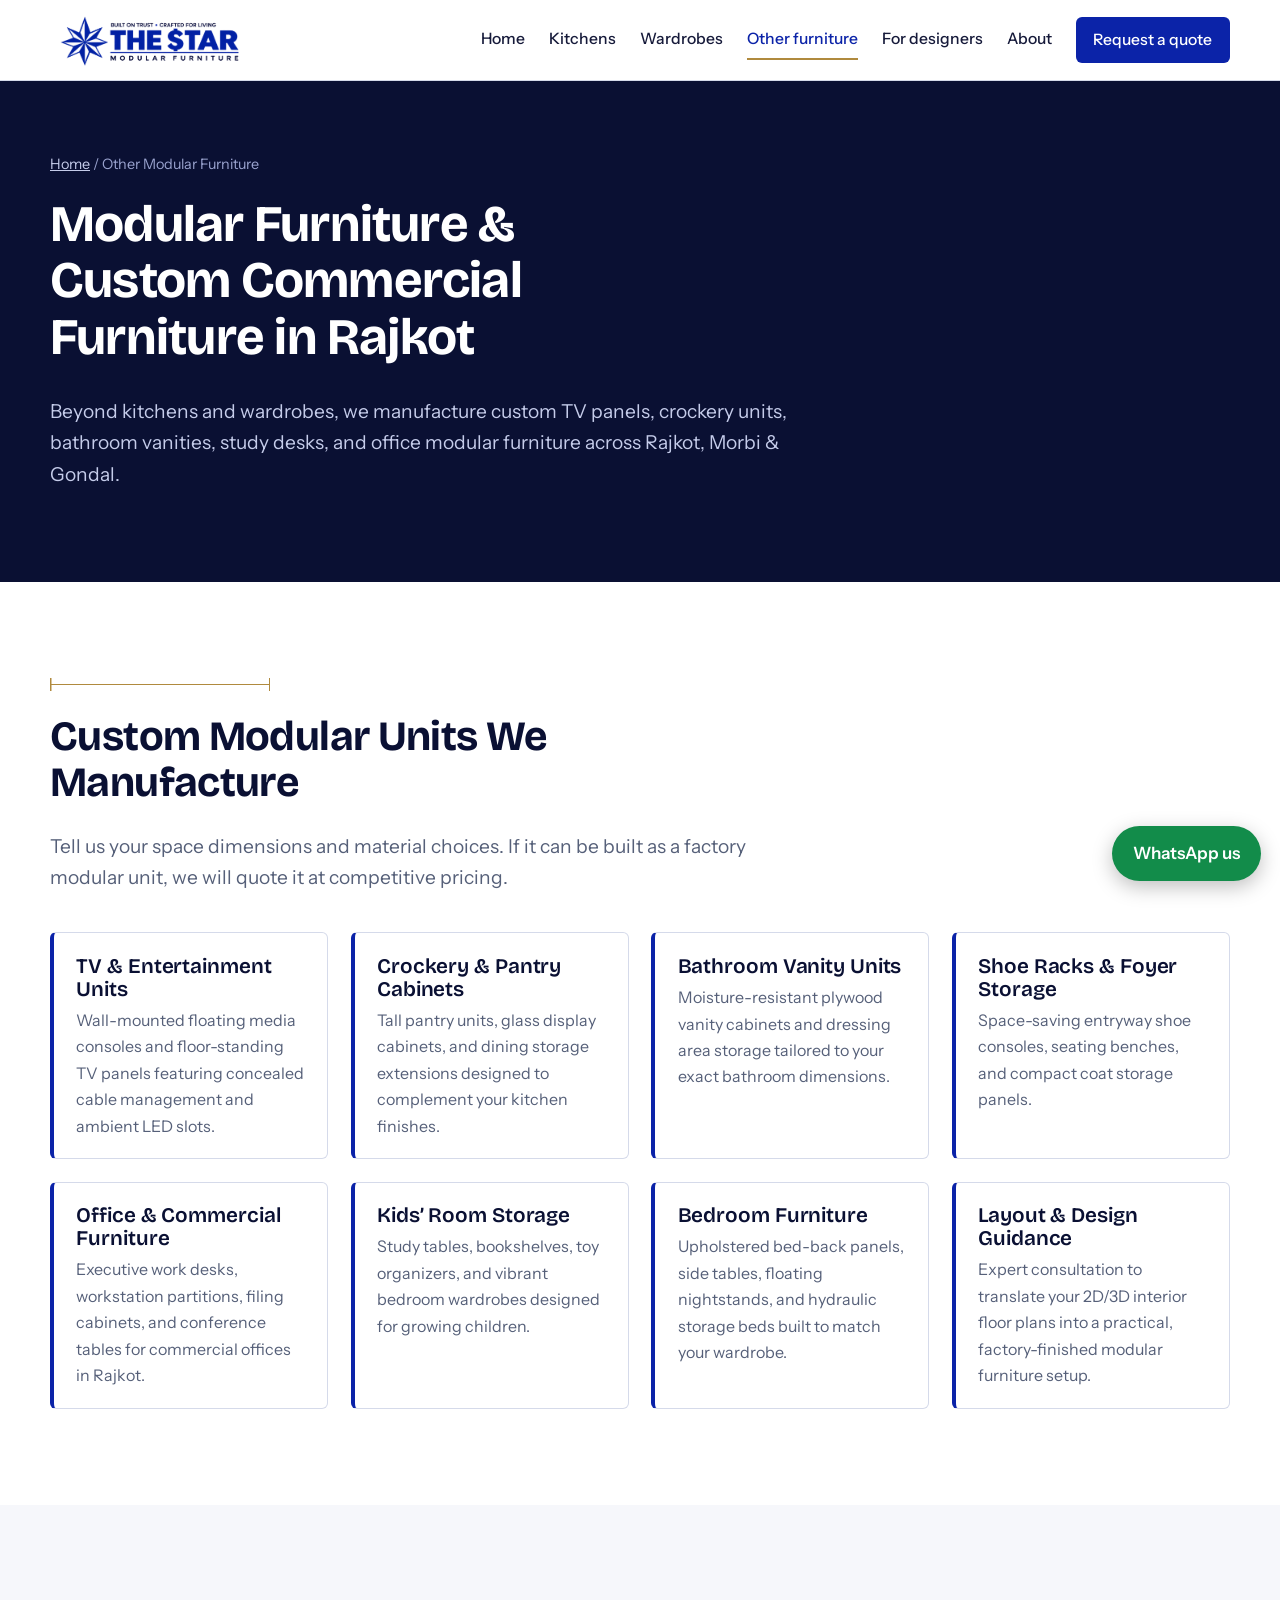
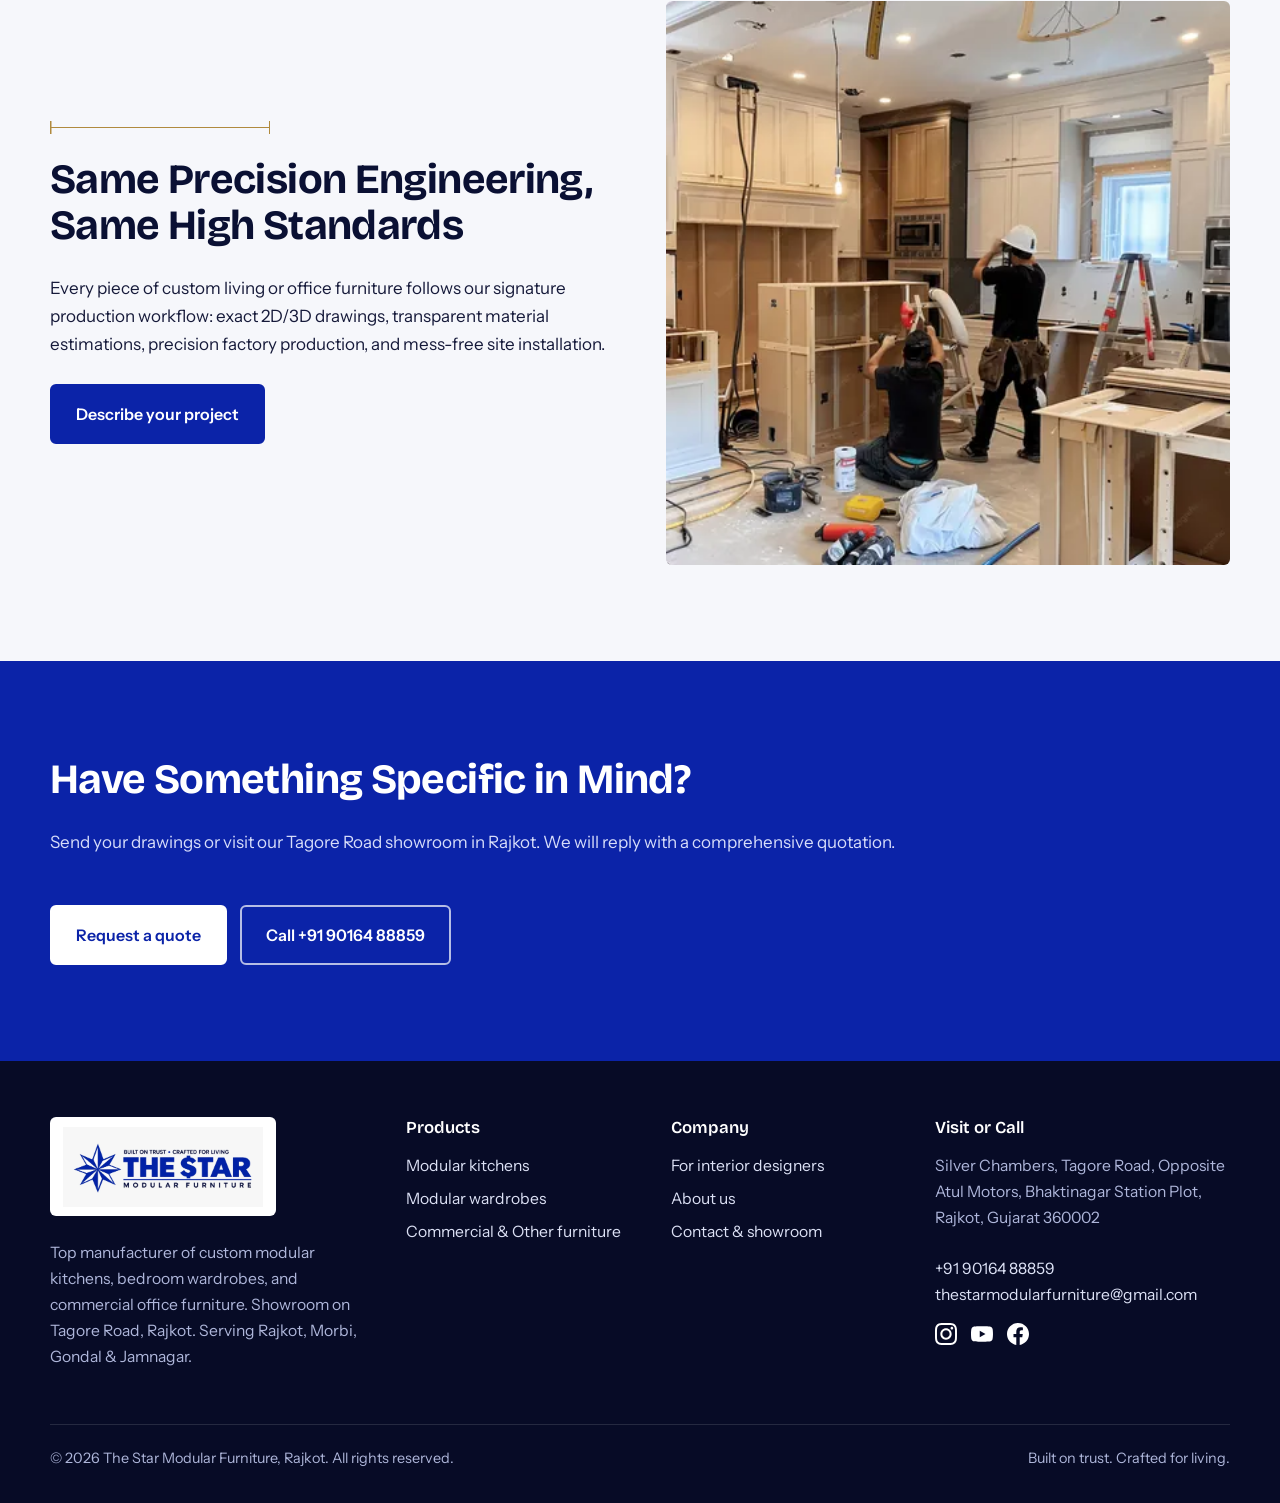
<file: modular-furniture-rajkot.html>
<!DOCTYPE html>
<html lang="en-IN">
<head>
<meta charset="utf-8">
<meta name="viewport" content="width=device-width, initial-scale=1">
<title>Custom Modular Furniture, TV Units &amp; Office Desks in Rajkot | The Star</title>
<meta name="description" content="Custom modular furniture manufacturer in Rajkot. TV units, crockery cabinets, bathroom vanities, study desks, bedroom storage &amp; commercial office furniture in Rajkot, Morbi &amp; Gondal.">
<link rel="canonical" href="https://thestarmodular.in/modular-furniture-rajkot">
<meta name="robots" content="index, follow, max-image-preview:large, max-snippet:-1, max-video-preview:-1">
<meta name="theme-color" content="#0B23A8">
<meta name="geo.region" content="IN-GJ">
<meta name="geo.placename" content="Rajkot">
<meta name="geo.position" content="22.2882;70.7981">
<meta name="ICBM" content="22.2882, 70.7981">

<!-- Open Graph / Social SEO -->
<meta property="og:type" content="website">
<meta property="og:site_name" content="The Star Modular Furniture">
<meta property="og:title" content="Modular Furniture &amp; Commercial Office Desks in Rajkot | The Star">
<meta property="og:description" content="Beyond kitchens &amp; wardrobes: Custom TV panels, crockery units, bathroom vanities, study desks &amp; commercial office furniture manufacturer in Rajkot, Morbi &amp; Gondal.">
<meta property="og:url" content="https://thestarmodular.in/modular-furniture-rajkot">
<meta property="og:image" content="https://thestarmodular.in/assets/images/og-image.jpg">
<meta property="og:locale" content="en_IN">

<!-- Twitter Card -->
<meta name="twitter:card" content="summary_large_image">
<meta name="twitter:title" content="Modular Furniture Manufacturer Rajkot">
<meta name="twitter:description" content="Custom TV units, crockery cabinets, office desks &amp; bedroom storage in Rajkot. Factory price quote.">

<!-- Favicon & Icons -->
<link rel="icon" href="favicon.ico" sizes="any">
<link rel="icon" type="image/png" sizes="32x32" href="assets/images/favicon-32.png">
<link rel="apple-touch-icon" href="assets/images/apple-touch-icon.png">
<link rel="manifest" href="manifest.webmanifest">

<!-- Preconnect & Fonts -->
<link rel="preconnect" href="https://fonts.googleapis.com">
<link rel="preconnect" href="https://fonts.gstatic.com" crossorigin>
<link rel="stylesheet" href="https://fonts.googleapis.com/css2?family=Bricolage+Grotesque:opsz,wght@12..96,500;12..96,700&family=Instrument+Sans:wght@400;500;600&display=swap">
<link rel="stylesheet" href="assets/css/style.css">

<!-- Structured Data (Service, FurnitureStore & Breadcrumb Schema) -->
<script type="application/ld+json">
[
  {
    "@context": "https://schema.org",
    "@type": "Service",
    "name": "Custom Modular Furniture Manufacturing in Rajkot",
    "serviceType": "Modular Furniture Manufacturer",
    "provider": {
      "@type": "FurnitureStore",
      "@id": "https://thestarmodular.in/#business",
      "name": "The Star Modular Furniture",
      "url": "https://thestarmodular.in/",
      "telephone": "+919016488859",
      "image": "https://thestarmodular.in/assets/images/logo-the-star-modular-furniture.webp",
      "address": {
        "@type": "PostalAddress",
        "streetAddress": "Silver Chambers, Tagore Road, Opposite Atul Motors, Bhaktinagar Station Plot",
        "addressLocality": "Rajkot",
        "addressRegion": "Gujarat",
        "postalCode": "360002",
        "addressCountry": "IN"
      }
    },
    "areaServed": [
      {"@type": "City", "name": "Rajkot"},
      {"@type": "City", "name": "Morbi"},
      {"@type": "City", "name": "Gondal"},
      {"@type": "City", "name": "Jamnagar"},
      {"@type": "City", "name": "Metoda"},
      {"@type": "City", "name": "Shaper"}
    ],
    "hasOfferCatalog": {
      "@type": "OfferCatalog",
      "name": "Custom Modular Furniture Category",
      "itemListElement": [
        {"@type": "Offer", "itemOffered": {"@type": "Product", "name": "TV & Entertainment Units"}},
        {"@type": "Offer", "itemOffered": {"@type": "Product", "name": "Crockery & Pantry Cabinets"}},
        {"@type": "Offer", "itemOffered": {"@type": "Product", "name": "Bathroom & Dressing Vanity Units"}},
        {"@type": "Offer", "itemOffered": {"@type": "Product", "name": "Shoe Racks & Foyer Storage"}},
        {"@type": "Offer", "itemOffered": {"@type": "Product", "name": "Commercial Office Desks & Bookshelves"}},
        {"@type": "Offer", "itemOffered": {"@type": "Product", "name": "Kids Room Modular Furniture"}},
        {"@type": "Offer", "itemOffered": {"@type": "Product", "name": "Bedroom Panels & Storage Beds"}}
      ]
    }
  },
  {
    "@context": "https://schema.org",
    "@type": "BreadcrumbList",
    "itemListElement": [
      {
        "@type": "ListItem",
        "position": 1,
        "name": "Home",
        "item": "https://thestarmodular.in/"
      },
      {
        "@type": "ListItem",
        "position": 2,
        "name": "Other Modular Furniture",
        "item": "https://thestarmodular.in/modular-furniture-rajkot"
      }
    ]
  }
]
</script>
</head>
<body>
<a class="skip" href="#main">Skip to content</a>
<header class="top"><div class="wrap">
  <a class="brand" href="/" aria-label="The Star Modular Furniture, home">
    <img src="assets/images/the-star-trasparent-logo.png" alt="The Star Modular Furniture Rajkot Logo" width="200" height="50" decoding="async">
  </a>
  <button class="menu-btn" aria-expanded="false" aria-controls="nav">Menu</button>
  <nav class="nav" id="nav" aria-label="Main"><a href="/">Home</a><a href="modular-kitchen-rajkot">Kitchens</a><a href="modular-wardrobe-rajkot">Wardrobes</a><a href="modular-furniture-rajkot" aria-current="page">Other furniture</a><a href="for-interior-designers">For designers</a><a href="about">About</a><a class="btn" href="contact">Request a quote</a></nav>
</div></header>

<main id="main">
<section class="pagehead"><div class="wrap"><p class="crumbs"><a href="/">Home</a> / Other Modular Furniture</p><h1>Modular Furniture &amp; Custom Commercial Furniture in Rajkot</h1><p class="lead">Beyond kitchens and wardrobes, we manufacture custom TV panels, crockery units, bathroom vanities, study desks, and office modular furniture across Rajkot, Morbi &amp; Gondal.</p></div></section>

<section><div class="wrap"><div class="shead"><span class="dim" aria-hidden="true"></span><h2>Custom Modular Units We Manufacture</h2><p class="lead">Tell us your space dimensions and material choices. If it can be built as a factory modular unit, we will quote it at competitive pricing.</p></div>
<div class="cols4"><div class="tile"><h3>TV &amp; Entertainment Units</h3><p>Wall-mounted floating media consoles and floor-standing TV panels featuring concealed cable management and ambient LED slots.</p></div><div class="tile"><h3>Crockery &amp; Pantry Cabinets</h3><p>Tall pantry units, glass display cabinets, and dining storage extensions designed to complement your kitchen finishes.</p></div><div class="tile"><h3>Bathroom Vanity Units</h3><p>Moisture-resistant plywood vanity cabinets and dressing area storage tailored to your exact bathroom dimensions.</p></div><div class="tile"><h3>Shoe Racks &amp; Foyer Storage</h3><p>Space-saving entryway shoe consoles, seating benches, and compact coat storage panels.</p></div><div class="tile"><h3>Office &amp; Commercial Furniture</h3><p>Executive work desks, workstation partitions, filing cabinets, and conference tables for commercial offices in Rajkot.</p></div><div class="tile"><h3>Kids’ Room Storage</h3><p>Study tables, bookshelves, toy organizers, and vibrant bedroom wardrobes designed for growing children.</p></div><div class="tile"><h3>Bedroom Furniture</h3><p>Upholstered bed-back panels, side tables, floating nightstands, and hydraulic storage beds built to match your wardrobe.</p></div><div class="tile"><h3>Layout &amp; Design Guidance</h3><p>Expert consultation to translate your 2D/3D interior floor plans into a practical, factory-finished modular furniture setup.</p></div></div></div></section>

<section class="tint"><div class="wrap two"><div><span class="dim" aria-hidden="true"></span><h2>Same Precision Engineering, Same High Standards</h2><p>Every piece of custom living or office furniture follows our signature production workflow: exact 2D/3D drawings, transparent material estimations, precision factory production, and mess-free site installation.</p>
<div class="btns"><a class="btn" href="contact">Describe your project</a></div></div><div class="media"><img src="assets/images/site-installation.webp" alt="Expert site installation team fitting custom modular furniture cabinets in Rajkot" width="424" height="424" loading="lazy" decoding="async"></div></div></section>

<section class="cta"><div class="wrap"><div><h2>Have Something Specific in Mind?</h2><p>Send your drawings or visit our Tagore Road showroom in Rajkot. We will reply with a comprehensive quotation.</p></div>
<div class="btns" style="margin:0"><a class="btn" href="contact">Request a quote</a><a class="btn ghost" href="tel:+919016488859">Call +91 90164 88859</a></div></div></section>
</main>

<footer><div class="wrap">
<div class="fgrid">
 <div><div class="plate"><img src="assets/images/logo-the-star-modular-furniture.webp" width="200" height="80" alt="The Star Modular Furniture Rajkot Logo" loading="lazy" decoding="async"></div>
  <p>Top manufacturer of custom modular kitchens, bedroom wardrobes, and commercial office furniture. Showroom on Tagore Road, Rajkot. Serving Rajkot, Morbi, Gondal &amp; Jamnagar.</p></div>
 <div><h2>Products</h2><ul><li><a href="modular-kitchen-rajkot">Modular kitchens</a></li><li><a href="modular-wardrobe-rajkot">Modular wardrobes</a></li><li><a href="modular-furniture-rajkot">Commercial &amp; Other furniture</a></li></ul></div>
 <div><h2>Company</h2><ul><li><a href="for-interior-designers">For interior designers</a></li><li><a href="about">About us</a></li><li><a href="contact">Contact &amp; showroom</a></li></ul></div>
 <div><h2>Visit or Call</h2><address style="font-style:normal">Silver Chambers, Tagore Road, Opposite Atul Motors, Bhaktinagar Station Plot, Rajkot, Gujarat 360002<br><br>
  <a href="tel:+919016488859">+91 90164 88859</a><br>
  <a href="mailto:thestarmodularfurniture@gmail.com">thestarmodularfurniture@gmail.com</a>
  
  <!-- Social Media Links with SVG Icons -->
  <div style="display: flex; gap: 14px; align-items: center; margin-top: 15px;">
    <!-- Instagram -->
    <a href="https://www.instagram.com/thestarmodularfurniture" target="_blank" rel="noopener" aria-label="Follow us on Instagram" style="color: #ffffff; transition: opacity 0.2s;">
      <svg width="22" height="22" fill="currentColor" viewBox="0 0 24 24"><path d="M12 2.163c3.204 0 3.584.012 4.85.07 3.252.148 4.771 1.691 4.919 4.919.058 1.265.069 1.645.069 4.849 0 3.205-.012 3.584-.069 4.849-.149 3.225-1.664 4.771-4.919 4.919-1.266.058-1.644.07-4.85.07-3.204 0-3.584-.012-4.849-.07-3.26-.149-4.771-1.699-4.919-4.92-.058-1.265-.07-1.644-.07-4.849 0-3.204.013-3.583.07-4.849.149-3.227 1.664-4.771 4.919-4.919 1.266-.057 1.645-.069 4.849-.069zm0-2.163c-3.259 0-3.667.014-4.947.072-4.358.2-6.78 2.618-6.98 6.98-.059 1.281-.073 1.689-.073 4.948 0 3.259.014 3.668.072 4.948.2 4.358 2.618 6.78 6.98 6.98 1.281.058 1.689.072 4.948.072 3.259 0 3.668-.014 4.948-.072 4.354-.2 6.782-2.618 6.979-6.98.059-1.28.073-1.689.073-4.948 0-3.259-.014-3.667-.072-4.947-.196-4.354-2.617-6.78-6.979-6.98-1.281-.059-1.69-.073-4.949-.073zm0 5.838c-3.403 0-6.162 2.759-6.162 6.162s2.759 6.163 6.162 6.163 6.162-2.759 6.162-6.163c0-3.403-2.759-6.162-6.162-6.162zm0 10.162c-2.209 0-4-1.79-4-4 0-2.209 1.791-4 4-4s4 1.791 4 4c0 2.21-1.791 4-4 4zm6.406-11.845c-.796 0-1.441.645-1.441 1.44s.645 1.44 1.441 1.44c.795 0 1.439-.645 1.439-1.44s-.644-1.44-1.439-1.44z"/></svg>
    </a>
    <!-- YouTube -->
    <a href="https://www.youtube.com/@thestarmodularfurniture" target="_blank" rel="noopener" aria-label="Subscribe on YouTube" style="color: #ffffff; transition: opacity 0.2s;">
      <svg width="22" height="22" fill="currentColor" viewBox="0 0 24 24"><path d="M23.498 6.186a3.016 3.016 0 0 0-2.122-2.136C19.505 3.545 12 3.545 12 3.545s-7.505 0-9.377.505A3.017 3.017 0 0 0 .502 6.186C0 8.07 0 12 0 12s0 3.93.502 5.814a3.016 3.016 0 0 0 2.122 2.136c1.871.505 9.376.505 9.376.505s7.505 0 9.377-.505a3.015 3.015 0 0 0 2.122-2.136C24 15.93 24 12 24 12s0-3.93-.502-5.814zM9.545 15.568V8.432L15.818 12l-6.273 3.568z"/></svg>
    </a>
    <!-- Facebook -->
    <a href="https://www.facebook.com/profile.php?id=61595268284813" target="_blank" rel="noopener" aria-label="Connect on Facebook" style="color: #ffffff; transition: opacity 0.2s;">
      <svg width="22" height="22" fill="currentColor" viewBox="0 0 24 24"><path d="M24 12.073c0-6.627-5.373-12-12-12s-12 5.373-12 12c0 5.99 4.388 10.954 10.125 11.854v-8.385H7.078v-3.47h3.047V9.43c0-3.007 1.792-4.669 4.533-4.669 1.312 0 2.686.235 2.686.235v2.953H15.83c-1.491 0-1.956.925-1.956 1.874v2.25h3.328l-.532 3.47h-2.796v8.385C19.612 23.027 24 18.062 24 12.073z"/></svg>
    </a>
  </div>
  </address></div>
</div>
<div class="legal"><span>&copy; 2026 The Star Modular Furniture, Rajkot. All rights reserved.</span><span>Built on trust. Crafted for living.</span></div>
</div></footer>

<!-- Sticky Contact Bar -->
<div class="bar">
  <a class="call" href="tel:+919016488859">Call +91 90164 88859</a>
  <a class="wa" href="https://wa.me/919016488859?text=Hello%20The%20Star%20Modular%2C%20I%20need%20a%20quote" target="_blank" rel="noopener">WhatsApp us</a>
</div>

<script src="assets/js/main.js" defer></script>
</body>
</html>
</file>
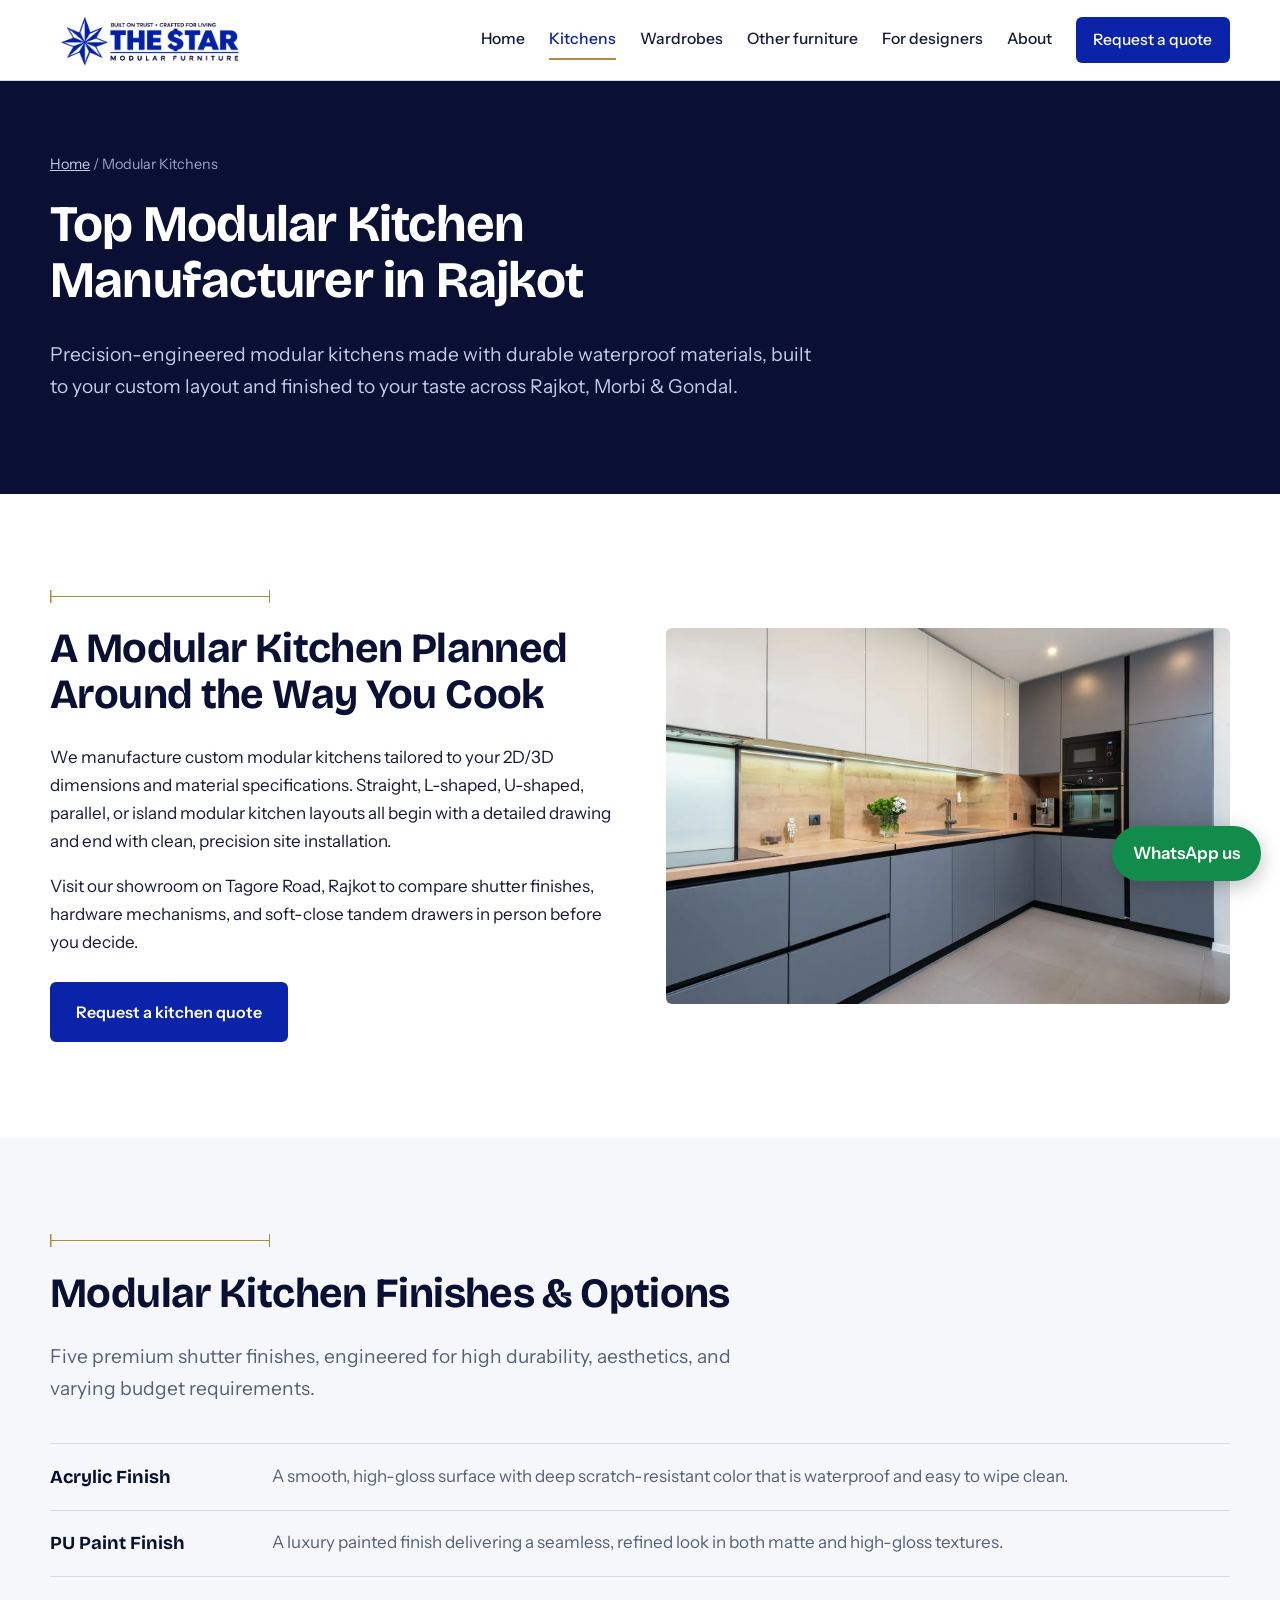
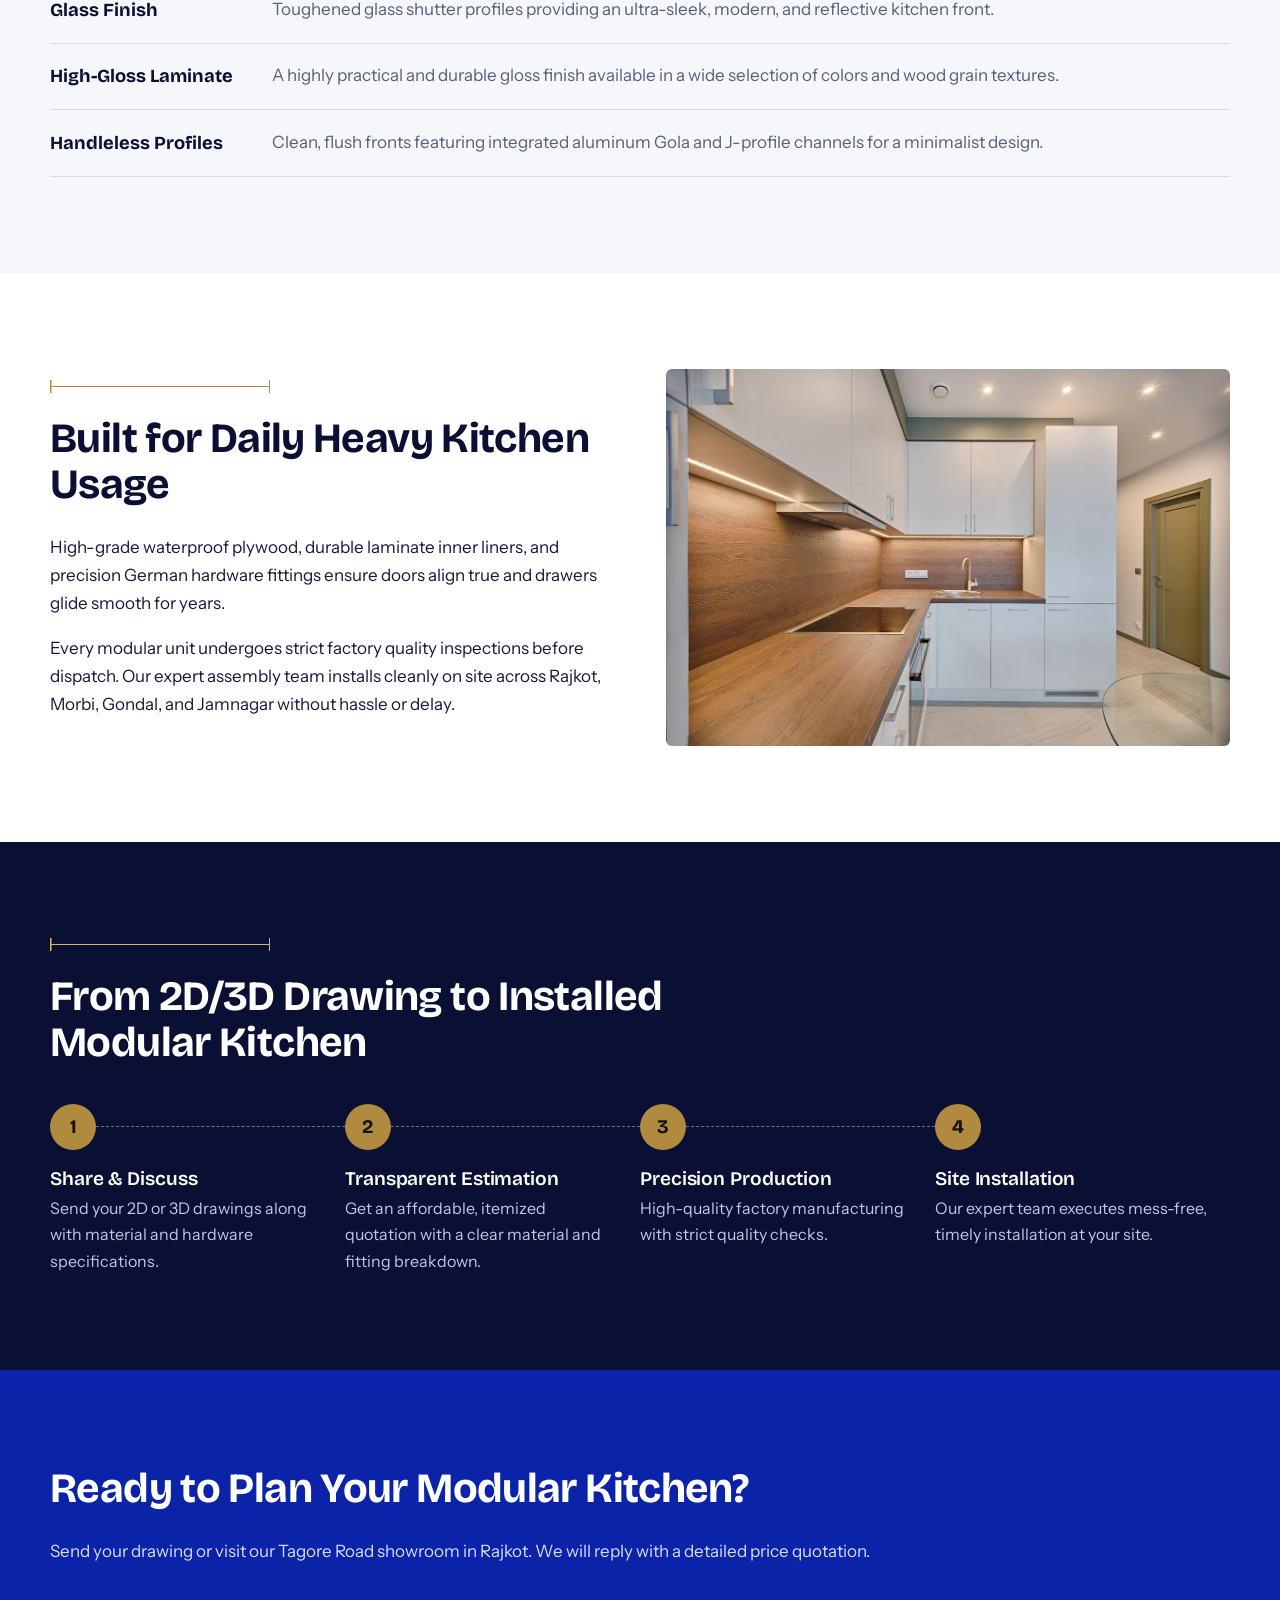
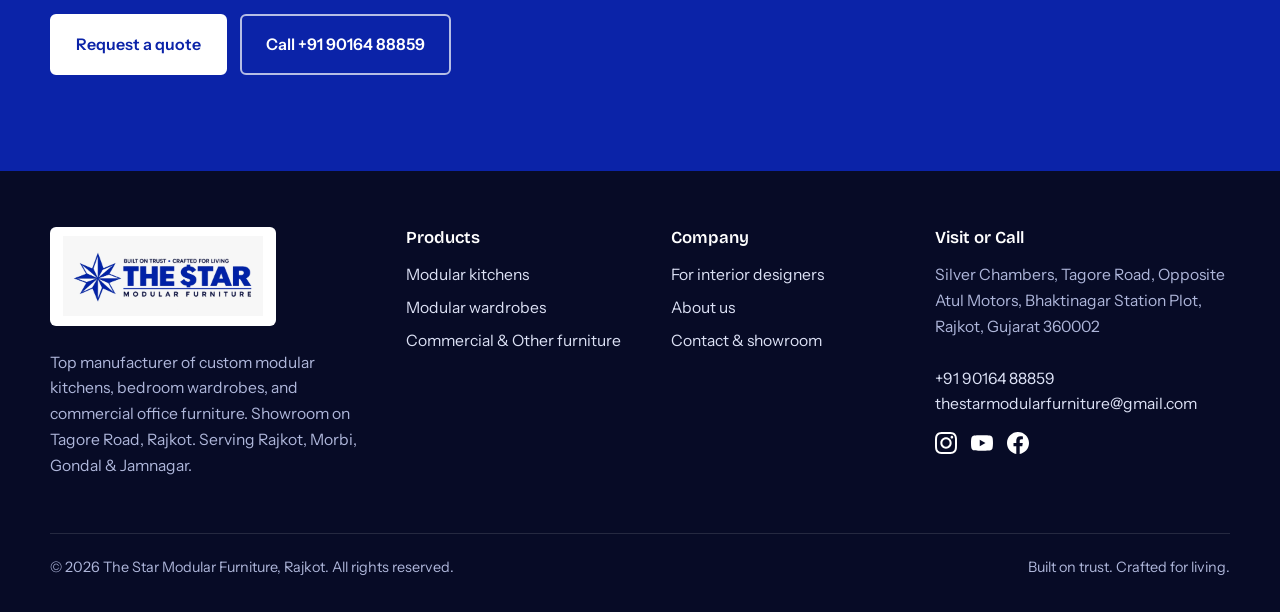
<file: modular-kitchen-rajkot.html>
<!DOCTYPE html>
<html lang="en-IN">
<head>
<meta charset="utf-8">
<meta name="viewport" content="width=device-width, initial-scale=1">
<title>Best Modular Kitchen Manufacturer in Rajkot | Acrylic, PU, Glass Finish</title>
<meta name="description" content="Top modular kitchen manufacturer in Rajkot. Custom acrylic, PU paint, glass finish, high-gloss laminate &amp; handleless kitchens in Rajkot, Morbi, Gondal &amp; Jamnagar.">
<link rel="canonical" href="https://thestarmodular.in/modular-kitchen-rajkot">
<meta name="robots" content="index, follow, max-image-preview:large, max-snippet:-1, max-video-preview:-1">
<meta name="theme-color" content="#0B23A8">
<meta name="geo.region" content="IN-GJ">
<meta name="geo.placename" content="Rajkot">
<meta name="geo.position" content="22.2882;70.7981">
<meta name="ICBM" content="22.2882, 70.7981">

<!-- Open Graph / Social SEO -->
<meta property="og:type" content="website">
<meta property="og:site_name" content="The Star Modular Furniture">
<meta property="og:title" content="Modular Kitchen in Rajkot | Acrylic, PU, Glass Finish | The Star">
<meta property="og:description" content="Custom modular kitchens in Rajkot, Morbi &amp; Gondal. Modern L-shaped, U-shaped &amp; island kitchen layouts with factory warranty. Visit Tagore Road Showroom.">
<meta property="og:url" content="https://thestarmodular.in/modular-kitchen-rajkot">
<meta property="og:image" content="https://thestarmodular.in/assets/images/og-image.jpg">
<meta property="og:locale" content="en_IN">

<!-- Twitter Card -->
<meta name="twitter:card" content="summary_large_image">
<meta name="twitter:title" content="Top Modular Kitchen Manufacturer Rajkot">
<meta name="twitter:description" content="Factory price modular kitchen design, manufacturing and installation in Rajkot &amp; Saurashtra region.">

<!-- Favicon & Icons -->
<link rel="icon" href="favicon.ico" sizes="any">
<link rel="icon" type="image/png" sizes="32x32" href="assets/images/favicon-32.png">
<link rel="apple-touch-icon" href="assets/images/apple-touch-icon.png">
<link rel="manifest" href="manifest.webmanifest">

<!-- Preconnect & Preload for Speed -->
<link rel="preconnect" href="https://fonts.googleapis.com">
<link rel="preconnect" href="https://fonts.gstatic.com" crossorigin>
<link rel="stylesheet" href="https://fonts.googleapis.com/css2?family=Bricolage+Grotesque:opsz,wght@12..96,500;12..96,700&family=Instrument+Sans:wght@400;500;600&display=swap">
<link rel="stylesheet" href="assets/css/style.css">

<!-- Structured Data (Service, FurnitureStore & Breadcrumb Schema) -->
<script type="application/ld+json">
[
  {
    "@context": "https://schema.org",
    "@type": "Service",
    "name": "Modular Kitchen Design, Manufacturing & Installation in Rajkot",
    "serviceType": "Modular Kitchen Manufacturer",
    "provider": {
      "@type": "FurnitureStore",
      "@id": "https://thestarmodular.in/#business",
      "name": "The Star Modular Furniture",
      "url": "https://thestarmodular.in/",
      "telephone": "+919016488859",
      "image": "https://thestarmodular.in/assets/images/logo-the-star-modular-furniture.webp",
      "address": {
        "@type": "PostalAddress",
        "streetAddress": "Silver Chambers, Tagore Road, Opposite Atul Motors, Bhaktinagar Station Plot",
        "addressLocality": "Rajkot",
        "addressRegion": "Gujarat",
        "postalCode": "360002",
        "addressCountry": "IN"
      }
    },
    "areaServed": [
      {"@type": "City", "name": "Rajkot"},
      {"@type": "City", "name": "Morbi"},
      {"@type": "City", "name": "Gondal"},
      {"@type": "City", "name": "Jamnagar"},
      {"@type": "City", "name": "Metoda"},
      {"@type": "City", "name": "Shaper"}
    ],
    "hasOfferCatalog": {
      "@type": "OfferCatalog",
      "name": "Modular Kitchen Finishes",
      "itemListElement": [
        {"@type": "Offer", "itemOffered": {"@type": "Product", "name": "Acrylic Finish Modular Kitchen"}},
        {"@type": "Offer", "itemOffered": {"@type": "Product", "name": "PU Paint Finish Modular Kitchen"}},
        {"@type": "Offer", "itemOffered": {"@type": "Product", "name": "Glass Finish Modular Kitchen"}},
        {"@type": "Offer", "itemOffered": {"@type": "Product", "name": "High-Gloss Laminate Kitchen"}},
        {"@type": "Offer", "itemOffered": {"@type": "Product", "name": "Handleless Aluminum Profile Kitchen"}}
      ]
    }
  },
  {
    "@context": "https://schema.org",
    "@type": "BreadcrumbList",
    "itemListElement": [
      {
        "@type": "ListItem",
        "position": 1,
        "name": "Home",
        "item": "https://thestarmodular.in/"
      },
      {
        "@type": "ListItem",
        "position": 2,
        "name": "Modular Kitchens",
        "item": "https://thestarmodular.in/modular-kitchen-rajkot"
      }
    ]
  }
]
</script>
</head>
<body>
<a class="skip" href="#main">Skip to content</a>
<header class="top"><div class="wrap">
  <a class="brand" href="/" aria-label="The Star Modular Furniture, home">
    <img src="assets/images/the-star-trasparent-logo.png" alt="The Star Modular Furniture Rajkot Logo" width="200" height="50" decoding="async">
  </a>
  <button class="menu-btn" aria-expanded="false" aria-controls="nav">Menu</button>
  <nav class="nav" id="nav" aria-label="Main"><a href="/">Home</a><a href="modular-kitchen-rajkot" aria-current="page">Kitchens</a><a href="modular-wardrobe-rajkot">Wardrobes</a><a href="modular-furniture-rajkot">Other furniture</a><a href="for-interior-designers">For designers</a><a href="about">About</a><a class="btn" href="contact">Request a quote</a></nav>
</div></header>

<main id="main">
<section class="pagehead"><div class="wrap"><p class="crumbs"><a href="/">Home</a> / Modular Kitchens</p><h1>Top Modular Kitchen Manufacturer in Rajkot</h1><p class="lead">Precision-engineered modular kitchens made with durable waterproof materials, built to your custom layout and finished to your taste across Rajkot, Morbi &amp; Gondal.</p></div></section>

<section><div class="wrap two"><div><span class="dim" aria-hidden="true"></span><h2>A Modular Kitchen Planned Around the Way You Cook</h2>
<p>We manufacture custom modular kitchens tailored to your 2D/3D dimensions and material specifications. Straight, L-shaped, U-shaped, parallel, or island modular kitchen layouts all begin with a detailed drawing and end with clean, precision site installation.</p>
<p>Visit our showroom on Tagore Road, Rajkot to compare shutter finishes, hardware mechanisms, and soft-close tandem drawers in person before you decide.</p>
<div class="btns"><a class="btn" href="contact">Request a kitchen quote</a></div></div>
<div class="media"><img src="assets/images/kitchen-grey-handleless.webp" alt="Top modern handleless modular kitchen design in grey and white with built-in oven Rajkot" width="1600" height="1068" decoding="async"></div></div></section>

<section class="tint"><div class="wrap"><div class="shead"><span class="dim" aria-hidden="true"></span><h2>Modular Kitchen Finishes &amp; Options</h2><p class="lead">Five premium shutter finishes, engineered for high durability, aesthetics, and varying budget requirements.</p></div>
<ul class="defs"><li><b>Acrylic Finish</b><span>A smooth, high-gloss surface with deep scratch-resistant color that is waterproof and easy to wipe clean.</span></li><li><b>PU Paint Finish</b><span>A luxury painted finish delivering a seamless, refined look in both matte and high-gloss textures.</span></li><li><b>Glass Finish</b><span>Toughened glass shutter profiles providing an ultra-sleek, modern, and reflective kitchen front.</span></li><li><b>High-Gloss Laminate</b><span>A highly practical and durable gloss finish available in a wide selection of colors and wood grain textures.</span></li><li><b>Handleless Profiles</b><span>Clean, flush fronts featuring integrated aluminum Gola and J-profile channels for a minimalist design.</span></li></ul></div></section>

<section><div class="wrap two rev"><div class="media"><img src="assets/images/kitchen-white-wood.webp" alt="Affordable white modular kitchen with wood-grain countertop and under-cabinet LED lighting Rajkot" width="1200" height="801" loading="lazy" decoding="async"></div>
<div><span class="dim" aria-hidden="true"></span><h2>Built for Daily Heavy Kitchen Usage</h2><p>High-grade waterproof plywood, durable laminate inner liners, and precision German hardware fittings ensure doors align true and drawers glide smooth for years.</p>
<p>Every modular unit undergoes strict factory quality inspections before dispatch. Our expert assembly team installs cleanly on site across Rajkot, Morbi, Gondal, and Jamnagar without hassle or delay.</p></div></div></section>

<section class="dark"><div class="wrap"><div class="shead"><span class="dim" aria-hidden="true"></span><h2>From 2D/3D Drawing to Installed Modular Kitchen</h2></div><ol class="steps"><li><h3>Share &amp; Discuss</h3><p>Send your 2D or 3D drawings along with material and hardware specifications.</p></li><li><h3>Transparent Estimation</h3><p>Get an affordable, itemized quotation with a clear material and fitting breakdown.</p></li><li><h3>Precision Production</h3><p>High-quality factory manufacturing with strict quality checks.</p></li><li><h3>Site Installation</h3><p>Our expert team executes mess-free, timely installation at your site.</p></li></ol></div></section>

<section class="cta"><div class="wrap"><div><h2>Ready to Plan Your Modular Kitchen?</h2><p>Send your drawing or visit our Tagore Road showroom in Rajkot. We will reply with a detailed price quotation.</p></div>
<div class="btns" style="margin:0"><a class="btn" href="contact">Request a quote</a><a class="btn ghost" href="tel:+919016488859">Call +91 90164 88859</a></div></div></section>
</main>

<footer><div class="wrap">
<div class="fgrid">
 <div><div class="plate"><img src="assets/images/logo-the-star-modular-furniture.webp" width="200" height="80" alt="The Star Modular Furniture Rajkot Logo" loading="lazy" decoding="async"></div>
  <p>Top manufacturer of custom modular kitchens, bedroom wardrobes, and commercial office furniture. Showroom on Tagore Road, Rajkot. Serving Rajkot, Morbi, Gondal &amp; Jamnagar.</p></div>
 <div><h2>Products</h2><ul><li><a href="modular-kitchen-rajkot">Modular kitchens</a></li><li><a href="modular-wardrobe-rajkot">Modular wardrobes</a></li><li><a href="modular-furniture-rajkot">Commercial &amp; Other furniture</a></li></ul></div>
 <div><h2>Company</h2><ul><li><a href="for-interior-designers">For interior designers</a></li><li><a href="about">About us</a></li><li><a href="contact">Contact &amp; showroom</a></li></ul></div>
 <div><h2>Visit or Call</h2><address style="font-style:normal">Silver Chambers, Tagore Road, Opposite Atul Motors, Bhaktinagar Station Plot, Rajkot, Gujarat 360002<br><br>
  <a href="tel:+919016488859">+91 90164 88859</a><br>
  <a href="mailto:thestarmodularfurniture@gmail.com">thestarmodularfurniture@gmail.com</a>
  
  <!-- Social Media Links with SVG Icons -->
  <div style="display: flex; gap: 14px; align-items: center; margin-top: 15px;">
    <!-- Instagram -->
    <a href="https://www.instagram.com/thestarmodularfurniture" target="_blank" rel="noopener" aria-label="Follow us on Instagram" style="color: #ffffff; transition: opacity 0.2s;">
      <svg width="22" height="22" fill="currentColor" viewBox="0 0 24 24"><path d="M12 2.163c3.204 0 3.584.012 4.85.07 3.252.148 4.771 1.691 4.919 4.919.058 1.265.069 1.645.069 4.849 0 3.205-.012 3.584-.069 4.849-.149 3.225-1.664 4.771-4.919 4.919-1.266.058-1.644.07-4.85.07-3.204 0-3.584-.012-4.849-.07-3.26-.149-4.771-1.699-4.919-4.92-.058-1.265-.07-1.644-.07-4.849 0-3.204.013-3.583.07-4.849.149-3.227 1.664-4.771 4.919-4.919 1.266-.057 1.645-.069 4.849-.069zm0-2.163c-3.259 0-3.667.014-4.947.072-4.358.2-6.78 2.618-6.98 6.98-.059 1.281-.073 1.689-.073 4.948 0 3.259.014 3.668.072 4.948.2 4.358 2.618 6.78 6.98 6.98 1.281.058 1.689.072 4.948.072 3.259 0 3.668-.014 4.948-.072 4.354-.2 6.782-2.618 6.979-6.98.059-1.28.073-1.689.073-4.948 0-3.259-.014-3.667-.072-4.947-.196-4.354-2.617-6.78-6.979-6.98-1.281-.059-1.69-.073-4.949-.073zm0 5.838c-3.403 0-6.162 2.759-6.162 6.162s2.759 6.163 6.162 6.163 6.162-2.759 6.162-6.163c0-3.403-2.759-6.162-6.162-6.162zm0 10.162c-2.209 0-4-1.79-4-4 0-2.209 1.791-4 4-4s4 1.791 4 4c0 2.21-1.791 4-4 4zm6.406-11.845c-.796 0-1.441.645-1.441 1.44s.645 1.44 1.441 1.44c.795 0 1.439-.645 1.439-1.44s-.644-1.44-1.439-1.44z"/></svg>
    </a>
    <!-- YouTube -->
    <a href="https://www.youtube.com/@thestarmodularfurniture" target="_blank" rel="noopener" aria-label="Subscribe on YouTube" style="color: #ffffff; transition: opacity 0.2s;">
      <svg width="22" height="22" fill="currentColor" viewBox="0 0 24 24"><path d="M23.498 6.186a3.016 3.016 0 0 0-2.122-2.136C19.505 3.545 12 3.545 12 3.545s-7.505 0-9.377.505A3.017 3.017 0 0 0 .502 6.186C0 8.07 0 12 0 12s0 3.93.502 5.814a3.016 3.016 0 0 0 2.122 2.136c1.871.505 9.376.505 9.376.505s7.505 0 9.377-.505a3.015 3.015 0 0 0 2.122-2.136C24 15.93 24 12 24 12s0-3.93-.502-5.814zM9.545 15.568V8.432L15.818 12l-6.273 3.568z"/></svg>
    </a>
    <!-- Facebook -->
    <a href="https://www.facebook.com/profile.php?id=61595268284813" target="_blank" rel="noopener" aria-label="Connect on Facebook" style="color: #ffffff; transition: opacity 0.2s;">
      <svg width="22" height="22" fill="currentColor" viewBox="0 0 24 24"><path d="M24 12.073c0-6.627-5.373-12-12-12s-12 5.373-12 12c0 5.99 4.388 10.954 10.125 11.854v-8.385H7.078v-3.47h3.047V9.43c0-3.007 1.792-4.669 4.533-4.669 1.312 0 2.686.235 2.686.235v2.953H15.83c-1.491 0-1.956.925-1.956 1.874v2.25h3.328l-.532 3.47h-2.796v8.385C19.612 23.027 24 18.062 24 12.073z"/></svg>
    </a>
  </div>
  </address></div>
</div>
<div class="legal"><span>&copy; 2026 The Star Modular Furniture, Rajkot. All rights reserved.</span><span>Built on trust. Crafted for living.</span></div>
</div></footer>

<!-- Sticky Contact Bar -->
<div class="bar">
  <a class="call" href="tel:+919016488859">Call +91 90164 88859</a>
  <a class="wa" href="https://wa.me/919016488859?text=Hello%20The%20Star%20Modular%2C%20I%20need%20a%20quote" target="_blank" rel="noopener">WhatsApp us</a>
</div>

<script src="assets/js/main.js" defer></script>
</body>
</html>
</file>
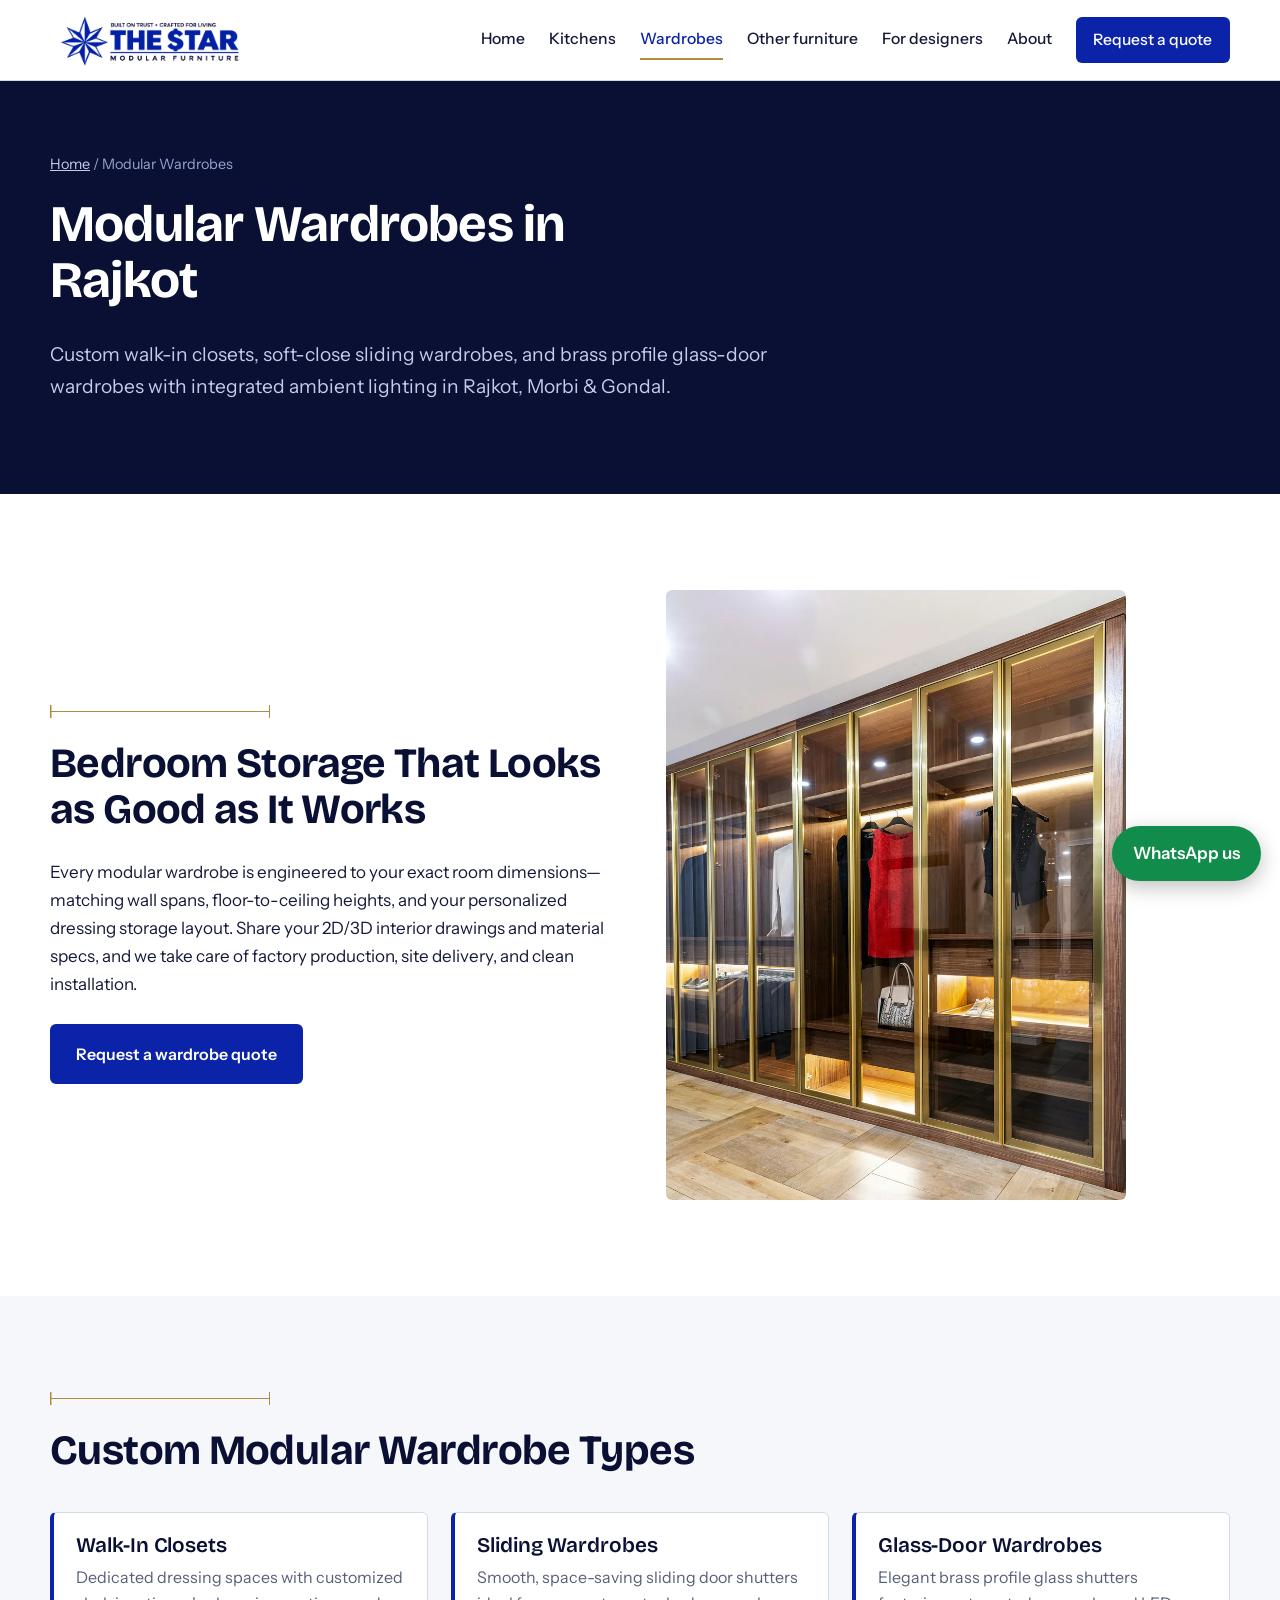
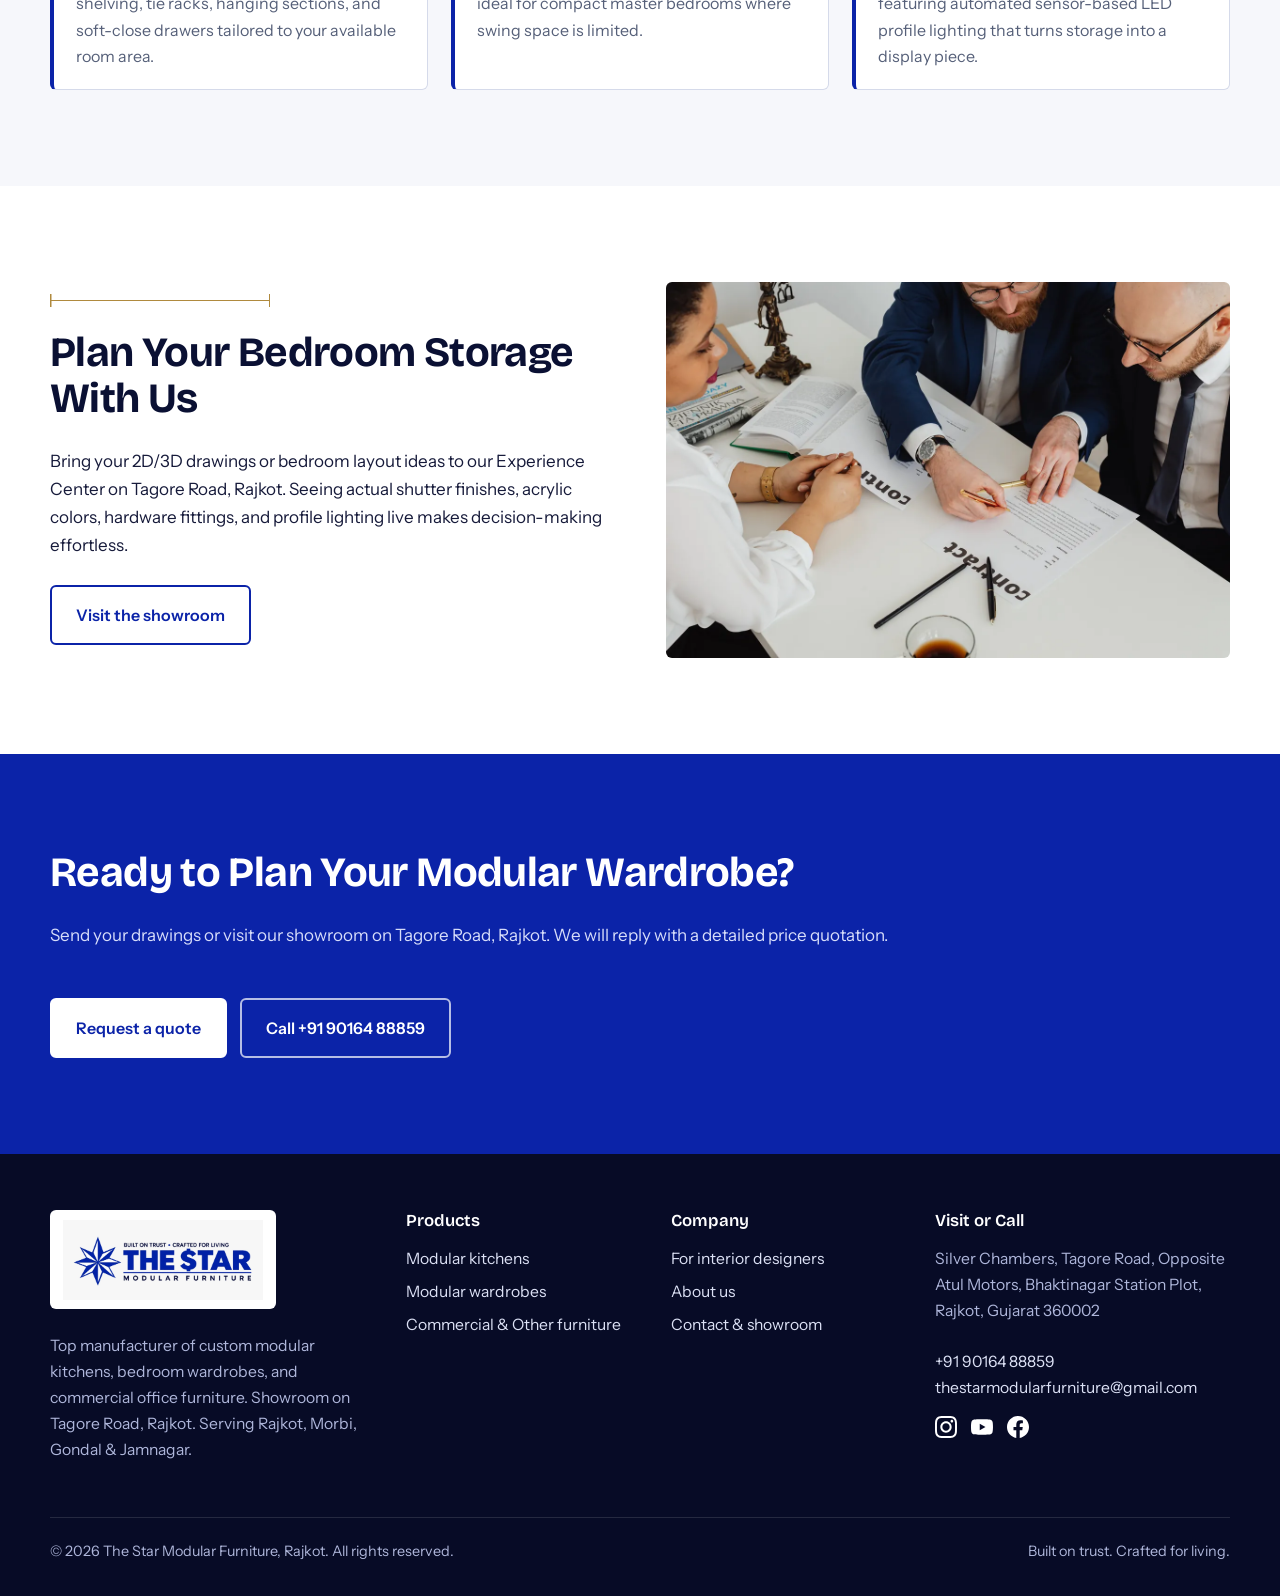
<file: modular-wardrobe-rajkot.html>
<!DOCTYPE html>
<html lang="en-IN">
<head>
<meta charset="utf-8">
<meta name="viewport" content="width=device-width, initial-scale=1">
<title>Best Modular Wardrobe Manufacturer in Rajkot | Walk-in, Sliding, Glass Door</title>
<meta name="description" content="Top modular wardrobe manufacturer in Rajkot. Custom walk-in closets, space-saving sliding wardrobes &amp; brass glass-door wardrobes with LED profile lights in Rajkot, Morbi &amp; Gondal.">
<link rel="canonical" href="https://thestarmodular.in/modular-wardrobe-rajkot">
<meta name="robots" content="index, follow, max-image-preview:large, max-snippet:-1, max-video-preview:-1">
<meta name="theme-color" content="#0B23A8">
<meta name="geo.region" content="IN-GJ">
<meta name="geo.placename" content="Rajkot">
<meta name="geo.position" content="22.2882;70.7981">
<meta name="ICBM" content="22.2882, 70.7981">

<!-- Open Graph / Social SEO -->
<meta property="og:type" content="website">
<meta property="og:site_name" content="The Star Modular Furniture">
<meta property="og:title" content="Modular Wardrobes in Rajkot | Walk-in, Sliding, Glass Profile | The Star">
<meta property="og:description" content="Custom bedroom modular wardrobes in Rajkot, Morbi &amp; Gondal. Luxury glass doors, soft-close sliding mechanisms &amp; walk-in closets at factory rates. Visit Tagore Road Showroom.">
<meta property="og:url" content="https://thestarmodular.in/modular-wardrobe-rajkot">
<meta property="og:image" content="https://thestarmodular.in/assets/images/og-image.jpg">
<meta property="og:locale" content="en_IN">

<!-- Twitter Card -->
<meta name="twitter:card" content="summary_large_image">
<meta name="twitter:title" content="Modular Wardrobe Manufacturer Rajkot">
<meta name="twitter:description" content="Custom walk-in closets, sliding doors &amp; glass wardrobes in Rajkot. Factory price quote.">

<!-- Favicon & Icons -->
<link rel="icon" href="favicon.ico" sizes="any">
<link rel="icon" type="image/png" sizes="32x32" href="assets/images/favicon-32.png">
<link rel="apple-touch-icon" href="assets/images/apple-touch-icon.png">
<link rel="manifest" href="manifest.webmanifest">

<!-- Preconnect & Fonts -->
<link rel="preconnect" href="https://fonts.googleapis.com">
<link rel="preconnect" href="https://fonts.gstatic.com" crossorigin>
<link rel="stylesheet" href="https://fonts.googleapis.com/css2?family=Bricolage+Grotesque:opsz,wght@12..96,500;12..96,700&family=Instrument+Sans:wght@400;500;600&display=swap">
<link rel="stylesheet" href="assets/css/style.css">

<!-- Structured Data (Service, FurnitureStore & Breadcrumb Schema) -->
<script type="application/ld+json">
[
  {
    "@context": "https://schema.org",
    "@type": "Service",
    "name": "Modular Wardrobe Design & Manufacturing in Rajkot",
    "serviceType": "Modular Wardrobe Manufacturer",
    "provider": {
      "@type": "FurnitureStore",
      "@id": "https://thestarmodular.in/#business",
      "name": "The Star Modular Furniture",
      "url": "https://thestarmodular.in/",
      "telephone": "+919016488859",
      "image": "https://thestarmodular.in/assets/images/logo-the-star-modular-furniture.webp",
      "address": {
        "@type": "PostalAddress",
        "streetAddress": "Silver Chambers, Tagore Road, Opposite Atul Motors, Bhaktinagar Station Plot",
        "addressLocality": "Rajkot",
        "addressRegion": "Gujarat",
        "postalCode": "360002",
        "addressCountry": "IN"
      }
    },
    "areaServed": [
      {"@type": "City", "name": "Rajkot"},
      {"@type": "City", "name": "Morbi"},
      {"@type": "City", "name": "Gondal"},
      {"@type": "City", "name": "Jamnagar"},
      {"@type": "City", "name": "Metoda"},
      {"@type": "City", "name": "Shaper"}
    ],
    "hasOfferCatalog": {
      "@type": "OfferCatalog",
      "name": "Modular Wardrobe Types",
      "itemListElement": [
        {"@type": "Offer", "itemOffered": {"@type": "Product", "name": "Walk-In Closet Modular Wardrobe"}},
        {"@type": "Offer", "itemOffered": {"@type": "Product", "name": "Soft-Close Sliding Door Wardrobe"}},
        {"@type": "Offer", "itemOffered": {"@type": "Product", "name": "Brass Profile Glass-Door Wardrobe with LED Lighting"}},
        {"@type": "Offer", "itemOffered": {"@type": "Product", "name": "Hinged Swing Door Bedroom Cupboard"}}
      ]
    }
  },
  {
    "@context": "https://schema.org",
    "@type": "BreadcrumbList",
    "itemListElement": [
      {
        "@type": "ListItem",
        "position": 1,
        "name": "Home",
        "item": "https://thestarmodular.in/"
      },
      {
        "@type": "ListItem",
        "position": 2,
        "name": "Modular Wardrobes",
        "item": "https://thestarmodular.in/modular-wardrobe-rajkot"
      }
    ]
  }
]
</script>
</head>
<body>
<a class="skip" href="#main">Skip to content</a>
<header class="top"><div class="wrap">
  <a class="brand" href="/" aria-label="The Star Modular Furniture, home">
    <img src="assets/images/the-star-trasparent-logo.png" alt="The Star Modular Furniture Rajkot Logo" width="200" height="50" decoding="async">
  </a>
  <button class="menu-btn" aria-expanded="false" aria-controls="nav">Menu</button>
  <nav class="nav" id="nav" aria-label="Main"><a href="/">Home</a><a href="modular-kitchen-rajkot">Kitchens</a><a href="modular-wardrobe-rajkot" aria-current="page">Wardrobes</a><a href="modular-furniture-rajkot">Other furniture</a><a href="for-interior-designers">For designers</a><a href="about">About</a><a class="btn" href="contact">Request a quote</a></nav>
</div></header>

<main id="main">
<section class="pagehead"><div class="wrap"><p class="crumbs"><a href="/">Home</a> / Modular Wardrobes</p><h1>Modular Wardrobes in Rajkot</h1><p class="lead">Custom walk-in closets, soft-close sliding wardrobes, and brass profile glass-door wardrobes with integrated ambient lighting in Rajkot, Morbi &amp; Gondal.</p></div></section>

<section><div class="wrap two"><div><span class="dim" aria-hidden="true"></span><h2>Bedroom Storage That Looks as Good as It Works</h2>
<p>Every modular wardrobe is engineered to your exact room dimensions—matching wall spans, floor-to-ceiling heights, and your personalized dressing storage layout. Share your 2D/3D interior drawings and material specs, and we take care of factory production, site delivery, and clean installation.</p>
<div class="btns"><a class="btn" href="contact">Request a wardrobe quote</a></div></div>
<div class="media" style="max-width:460px"><img src="assets/images/wardrobe-glass-brass.webp" alt="Luxury modular glass-door wardrobe with brass-finish profiles and warm LED interior lighting in Rajkot" width="894" height="1185" decoding="async"></div></div></section>

<section class="tint"><div class="wrap"><div class="shead"><span class="dim" aria-hidden="true"></span><h2>Custom Modular Wardrobe Types</h2></div>
<div class="cols3">
<div class="tile"><h3>Walk-In Closets</h3><p>Dedicated dressing spaces with customized shelving, tie racks, hanging sections, and soft-close drawers tailored to your available room area.</p></div>
<div class="tile"><h3>Sliding Wardrobes</h3><p>Smooth, space-saving sliding door shutters ideal for compact master bedrooms where swing space is limited.</p></div>
<div class="tile"><h3>Glass-Door Wardrobes</h3><p>Elegant brass profile glass shutters featuring automated sensor-based LED profile lighting that turns storage into a display piece.</p></div></div></div></section>

<section><div class="wrap two rev"><div class="media"><img src="assets/images/designer-consultation.webp" alt="Client and interior designer reviewing bedroom wardrobe drawings in Rajkot showroom" width="1200" height="800" loading="lazy" decoding="async"></div>
<div><span class="dim" aria-hidden="true"></span><h2>Plan Your Bedroom Storage With Us</h2><p>Bring your 2D/3D drawings or bedroom layout ideas to our Experience Center on Tagore Road, Rajkot. Seeing actual shutter finishes, acrylic colors, hardware fittings, and profile lighting live makes decision-making effortless.</p>
<div class="btns"><a class="btn ghost" href="contact">Visit the showroom</a></div></div></div></section>

<section class="cta"><div class="wrap"><div><h2>Ready to Plan Your Modular Wardrobe?</h2><p>Send your drawings or visit our showroom on Tagore Road, Rajkot. We will reply with a detailed price quotation.</p></div>
<div class="btns" style="margin:0"><a class="btn" href="contact">Request a quote</a><a class="btn ghost" href="tel:+919016488859">Call +91 90164 88859</a></div></div></section>
</main>

<footer><div class="wrap">
<div class="fgrid">
 <div><div class="plate"><img src="assets/images/logo-the-star-modular-furniture.webp" width="200" height="80" alt="The Star Modular Furniture Rajkot Logo" loading="lazy" decoding="async"></div>
  <p>Top manufacturer of custom modular kitchens, bedroom wardrobes, and commercial office furniture. Showroom on Tagore Road, Rajkot. Serving Rajkot, Morbi, Gondal &amp; Jamnagar.</p></div>
 <div><h2>Products</h2><ul><li><a href="modular-kitchen-rajkot">Modular kitchens</a></li><li><a href="modular-wardrobe-rajkot">Modular wardrobes</a></li><li><a href="modular-furniture-rajkot">Commercial &amp; Other furniture</a></li></ul></div>
 <div><h2>Company</h2><ul><li><a href="for-interior-designers">For interior designers</a></li><li><a href="about">About us</a></li><li><a href="contact">Contact &amp; showroom</a></li></ul></div>
 <div><h2>Visit or Call</h2><address style="font-style:normal">Silver Chambers, Tagore Road, Opposite Atul Motors, Bhaktinagar Station Plot, Rajkot, Gujarat 360002<br><br>
  <a href="tel:+919016488859">+91 90164 88859</a><br>
  <a href="mailto:thestarmodularfurniture@gmail.com">thestarmodularfurniture@gmail.com</a>
  
  <!-- Social Media Links with SVG Icons -->
  <div style="display: flex; gap: 14px; align-items: center; margin-top: 15px;">
    <!-- Instagram -->
    <a href="https://www.instagram.com/thestarmodularfurniture" target="_blank" rel="noopener" aria-label="Follow us on Instagram" style="color: #ffffff; transition: opacity 0.2s;">
      <svg width="22" height="22" fill="currentColor" viewBox="0 0 24 24"><path d="M12 2.163c3.204 0 3.584.012 4.85.07 3.252.148 4.771 1.691 4.919 4.919.058 1.265.069 1.645.069 4.849 0 3.205-.012 3.584-.069 4.849-.149 3.225-1.664 4.771-4.919 4.919-1.266.058-1.644.07-4.85.07-3.204 0-3.584-.012-4.849-.07-3.26-.149-4.771-1.699-4.919-4.92-.058-1.265-.07-1.644-.07-4.849 0-3.204.013-3.583.07-4.849.149-3.227 1.664-4.771 4.919-4.919 1.266-.057 1.645-.069 4.849-.069zm0-2.163c-3.259 0-3.667.014-4.947.072-4.358.2-6.78 2.618-6.98 6.98-.059 1.281-.073 1.689-.073 4.948 0 3.259.014 3.668.072 4.948.2 4.358 2.618 6.78 6.98 6.98 1.281.058 1.689.072 4.948.072 3.259 0 3.668-.014 4.948-.072 4.354-.2 6.782-2.618 6.979-6.98.059-1.28.073-1.689.073-4.948 0-3.259-.014-3.667-.072-4.947-.196-4.354-2.617-6.78-6.979-6.98-1.281-.059-1.69-.073-4.949-.073zm0 5.838c-3.403 0-6.162 2.759-6.162 6.162s2.759 6.163 6.162 6.163 6.162-2.759 6.162-6.163c0-3.403-2.759-6.162-6.162-6.162zm0 10.162c-2.209 0-4-1.79-4-4 0-2.209 1.791-4 4-4s4 1.791 4 4c0 2.21-1.791 4-4 4zm6.406-11.845c-.796 0-1.441.645-1.441 1.44s.645 1.44 1.441 1.44c.795 0 1.439-.645 1.439-1.44s-.644-1.44-1.439-1.44z"/></svg>
    </a>
    <!-- YouTube -->
    <a href="https://www.youtube.com/@thestarmodularfurniture" target="_blank" rel="noopener" aria-label="Subscribe on YouTube" style="color: #ffffff; transition: opacity 0.2s;">
      <svg width="22" height="22" fill="currentColor" viewBox="0 0 24 24"><path d="M23.498 6.186a3.016 3.016 0 0 0-2.122-2.136C19.505 3.545 12 3.545 12 3.545s-7.505 0-9.377.505A3.017 3.017 0 0 0 .502 6.186C0 8.07 0 12 0 12s0 3.93.502 5.814a3.016 3.016 0 0 0 2.122 2.136c1.871.505 9.376.505 9.376.505s7.505 0 9.377-.505a3.015 3.015 0 0 0 2.122-2.136C24 15.93 24 12 24 12s0-3.93-.502-5.814zM9.545 15.568V8.432L15.818 12l-6.273 3.568z"/></svg>
    </a>
    <!-- Facebook -->
    <a href="https://www.facebook.com/profile.php?id=61595268284813" target="_blank" rel="noopener" aria-label="Connect on Facebook" style="color: #ffffff; transition: opacity 0.2s;">
      <svg width="22" height="22" fill="currentColor" viewBox="0 0 24 24"><path d="M24 12.073c0-6.627-5.373-12-12-12s-12 5.373-12 12c0 5.99 4.388 10.954 10.125 11.854v-8.385H7.078v-3.47h3.047V9.43c0-3.007 1.792-4.669 4.533-4.669 1.312 0 2.686.235 2.686.235v2.953H15.83c-1.491 0-1.956.925-1.956 1.874v2.25h3.328l-.532 3.47h-2.796v8.385C19.612 23.027 24 18.062 24 12.073z"/></svg>
    </a>
  </div>
  </address></div>
</div>
<div class="legal"><span>&copy; 2026 The Star Modular Furniture, Rajkot. All rights reserved.</span><span>Built on trust. Crafted for living.</span></div>
</div></footer>

<!-- Sticky Contact Bar -->
<div class="bar">
  <a class="call" href="tel:+919016488859">Call +91 90164 88859</a>
  <a class="wa" href="https://wa.me/919016488859?text=Hello%20The%20Star%20Modular%2C%20I%20need%20a%20quote" target="_blank" rel="noopener">WhatsApp us</a>
</div>

<script src="assets/js/main.js" defer></script>
</body>
</html>
</file>
<file: assets/css/style.css>
/* The Star Modular Furniture — stylesheet */
:root{
  --star-url:url("data:image/svg+xml,%3Csvg xmlns=%22http://www.w3.org/2000/svg%22 viewBox=%220 0 100 100%22%3E%3Cpolygon fill=%22%230B23A8%22 points=%2250.00%2C2.00 54.96%2C38.03 73.76%2C26.24 61.97%2C45.04 98.00%2C50.00 61.97%2C54.96 73.76%2C73.76 54.96%2C61.97 50.00%2C98.00 45.04%2C61.97 26.24%2C73.76 38.03%2C54.96 2.00%2C50.00 38.03%2C45.04 26.24%2C26.24 45.04%2C38.03%22/%3E%3C/svg%3E");
  --blue:#0B23A8; --blue-d:#081a7e; --navy:#0A1033; --ink:#161A3A; --muted:#566079;
  --paper:#F6F7FB; --white:#fff; --mist:#E6EAF7; --brass:#B08A3E; --line:#D5DAEA;
  --f-head:'Bricolage Grotesque',system-ui,'Segoe UI',Arial,sans-serif;
  --f-body:'Instrument Sans',system-ui,'Segoe UI',Arial,sans-serif;
  --w:1180px; --r:6px;
}
*{box-sizing:border-box}
html{scroll-behavior:smooth;-webkit-text-size-adjust:100%}
body{margin:0;font:400 1.0625rem/1.65 var(--f-body);color:var(--ink);background:var(--white);padding-bottom:64px}
img,video{max-width:100%;height:auto;display:block}
a{color:var(--blue)}
a:hover{color:var(--blue-d)}
:focus-visible{outline:3px solid var(--brass);outline-offset:3px}
.wrap{width:min(var(--w),100% - 2.5rem);margin-inline:auto}
.skip{position:absolute;left:-999px;top:0;background:var(--navy);color:#fff;padding:.7rem 1rem;z-index:100}
.skip:focus{left:0}

h1,h2,h3{font-family:var(--f-head);line-height:1.1;margin:0 0 .6em;letter-spacing:-.015em;color:var(--navy)}
h1{font-size:clamp(2.3rem,5.4vw,4rem);font-weight:700}
h2{font-size:clamp(1.8rem,3.4vw,2.6rem);font-weight:700}
h3{font-size:1.3rem;font-weight:600;letter-spacing:-.005em}
p{margin:0 0 1em}
.lead{font-size:1.2rem;color:var(--muted);max-width:60ch}

/* star motif */
.star{display:inline-block;width:1em;height:1em;background:currentColor;-webkit-mask:var(--star-url) center/contain no-repeat;mask:var(--star-url) center/contain no-repeat;flex:none}

/* dimension line — the structural device: measured section heads */
.dim{position:relative;display:block;height:14px;margin:0 0 1.4rem;max-width:220px;color:var(--brass)}
.dim::before{content:"";position:absolute;left:0;right:0;top:6px;border-top:1.5px solid currentColor}
.dim::after{content:"";position:absolute;left:0;right:0;top:0;height:13px;
  background:linear-gradient(currentColor,currentColor) left/1.5px 100% no-repeat,linear-gradient(currentColor,currentColor) right/1.5px 100% no-repeat}
.dark .dim{color:#D9B565}

/* header */
.top{position:sticky;top:0;z-index:50;background:rgba(255,255,255,.96);backdrop-filter:blur(8px);border-bottom:1px solid var(--line)}
.top .wrap{display:flex;align-items:center;justify-content:space-between;gap:1rem;min-height:72px}
.brand{display:flex;align-items:center;gap:.7rem;text-decoration:none;color:var(--navy)}
.brand .star{font-size:2.5rem;color:var(--blue)}
.brand b{display:block;font:700 1.55rem/1 var(--f-head);letter-spacing:-.01em;color:var(--blue)}
.brand small{display:block;font-size:.72rem;letter-spacing:.2em;text-transform:uppercase;color:var(--navy);margin-top:.15rem}
.nav{display:flex;gap:1.5rem;align-items:center}
.nav a{text-decoration:none;color:var(--ink);font-weight:500;font-size:.98rem;padding:.4rem 0;border-bottom:2px solid transparent}
.nav a:hover,.nav a[aria-current="page"]{border-color:var(--brass);color:var(--blue)}
.nav .btn{border:0;padding:.65rem 1.1rem;color:#fff}
.nav .btn:hover{color:#fff;border:0}
.menu-btn{display:none;background:none;border:1.5px solid var(--navy);border-radius:var(--r);padding:.5rem .8rem;font:600 .95rem var(--f-body);color:var(--navy);cursor:pointer}

.btn{display:inline-flex;align-items:center;gap:.5rem;background:var(--blue);color:#fff;text-decoration:none;font-weight:600;padding:.95rem 1.5rem;border-radius:var(--r);border:2px solid var(--blue);cursor:pointer;font-family:var(--f-body);font-size:1rem;transition:background .2s}
.btn:hover{background:var(--blue-d);color:#fff}
.btn.ghost{background:transparent;color:var(--blue)}
.btn.ghost:hover{background:var(--mist);color:var(--blue-d)}
.dark .btn.ghost,.hero .btn.ghost{color:#fff;border-color:rgba(255,255,255,.6)}
.dark .btn.ghost:hover,.hero .btn.ghost:hover{background:rgba(255,255,255,.12);color:#fff}
.btn.brass{background:var(--brass);border-color:var(--brass);color:#14120a}
.btn.brass:hover{background:#c49a48;color:#14120a}
.btns{display:flex;flex-wrap:wrap;gap:.8rem;margin-top:1.6rem}

/* sections */
section{padding:clamp(3.5rem,8vw,6rem) 0}
.dark{background:var(--navy);color:#DCE1F5}
.dark h1,.dark h2,.dark h3{color:#fff}
.dark a{color:#fff}
.tint{background:var(--paper)}

/* hero */
.hero{background:var(--navy);color:#DCE1F5;padding:clamp(2.5rem,6vw,5rem) 0;position:relative;overflow:hidden}
.hero::after{content:"";position:absolute;right:-8%;bottom:-24%;width:min(620px,70vw);aspect-ratio:1;background:#fff;opacity:.04;-webkit-mask:var(--star-url) center/contain no-repeat;mask:var(--star-url) center/contain no-repeat;pointer-events:none}
.hero h1{color:#fff}
.hero .grid{display:grid;grid-template-columns:1.1fr .9fr;gap:clamp(2rem,5vw,4.5rem);align-items:center;position:relative;z-index:1}
.hero .lead{color:#C5CCEA}
.hero .tag{display:flex;align-items:center;gap:.6rem;font-weight:500;color:#D9B565;margin-bottom:1.2rem}
.hero .tag .star{font-size:1.1rem}
.frame{position:relative;aspect-ratio:4/5;border-radius:var(--r);overflow:hidden;box-shadow:12px 12px 0 -1px rgba(217,181,101,.0),0 0 0 1px rgba(255,255,255,.14)}
.frame::before{content:"";position:absolute;inset:-12px 12px 12px -12px;border:1.5px solid #D9B565;border-radius:var(--r);z-index:0}
.frame-in{position:absolute;inset:0;overflow:hidden;border-radius:var(--r);z-index:1;background:#222}
.frame-in img,.frame-in video{position:absolute;inset:0;width:100%;height:100%;object-fit:cover}
.frame{overflow:visible}
.facts{display:flex;flex-wrap:wrap;gap:.5rem 1.6rem;margin:2rem 0 0;padding:0;list-style:none;color:#C5CCEA;font-size:.98rem}
.facts li{display:flex;align-items:center;gap:.5rem}
.facts .star{font-size:.8rem;color:#D9B565}

/* page head (inner pages) */
.pagehead{background:var(--navy);color:#DCE1F5;padding:clamp(2.6rem,6vw,4.5rem) 0}
.pagehead h1{color:#fff;font-size:clamp(2rem,4.4vw,3.2rem);max-width:20ch}
.pagehead .lead{color:#C5CCEA}
.crumbs{font-size:.9rem;margin-bottom:1.2rem;color:#9AA3CF}
.crumbs a{color:#C5CCEA}

/* grids */
.two{display:grid;grid-template-columns:1fr 1fr;gap:clamp(1.6rem,4vw,4rem);align-items:center}
.cols3{display:grid;grid-template-columns:repeat(3,1fr);gap:1.4rem}
.cols4{display:grid;grid-template-columns:repeat(4,1fr);gap:1.4rem}
.rev .media{order:2}
.media img{border-radius:var(--r);width:100%}
.shead{max-width:720px;margin-bottom:2.4rem}

/* product cards */
.prod{display:grid;grid-template-columns:1fr 1fr;gap:1.6rem}
.card{background:#fff;border:1px solid var(--line);border-radius:var(--r);overflow:hidden;display:flex;flex-direction:column}
.card img{width:100%;aspect-ratio:4/3;object-fit:cover}
.card .body{padding:1.4rem 1.5rem 1.7rem;display:flex;flex-direction:column;flex:1}
.card p{color:var(--muted)}
.card .more{margin-top:auto;font-weight:600}

.chips{display:flex;flex-wrap:wrap;gap:.5rem;list-style:none;padding:0;margin:0 0 1.2rem}
.chips li{background:var(--mist);color:var(--navy);padding:.35rem .8rem;border-radius:99px;font-size:.92rem;font-weight:500}

/* service tiles: no photo needed */
.tile{background:#fff;border:1px solid var(--line);border-left:4px solid var(--blue);border-radius:var(--r);padding:1.4rem 1.4rem 1.2rem}
.tile h3{margin-bottom:.35rem}
.tile p{margin:0;color:var(--muted);font-size:1rem}

/* finishes list */
.defs{margin:0;padding:0;list-style:none;border-top:1px solid var(--line)}
.defs li{display:grid;grid-template-columns:200px 1fr;gap:1.4rem;padding:1.1rem 0;border-bottom:1px solid var(--line)}
.defs b{font-family:var(--f-head);font-size:1.15rem;color:var(--navy)}
.defs span{color:var(--muted)}

/* process — real sequence, so numbered */
.steps{counter-reset:s;list-style:none;margin:0;padding:0;display:grid;grid-template-columns:repeat(4,1fr);gap:0}
.steps li{counter-increment:s;padding:0 1.4rem 0 0;position:relative}
.steps li::before{content:counter(s);display:grid;place-items:center;width:46px;height:46px;border-radius:50%;background:var(--brass);color:#14120a;font:700 1.2rem var(--f-head);margin-bottom:1.1rem;position:relative;z-index:1}
.steps li::after{content:"";position:absolute;left:46px;right:0;top:22px;border-top:1.5px dashed rgba(217,181,101,.6)}
.steps li:last-child::after{display:none}
.steps h3{font-size:1.2rem;margin-bottom:.4rem}
.steps p{font-size:1rem;color:#BFC7E8;margin:0}

/* designer benefits */
.benefits{display:grid;grid-template-columns:repeat(2,1fr);gap:1.4rem 3rem}
.benefit h3{display:flex;gap:.6rem;align-items:center}
.benefit h3 .star{color:var(--brass);font-size:1.05rem}
.benefit p{color:var(--muted);margin:0}

/* gallery */
.gallery{display:grid;grid-template-columns:repeat(6,1fr);gap:1rem}
.gallery figure{margin:0;position:relative;border-radius:var(--r);overflow:hidden;background:#ddd}
.gallery img{width:100%;height:100%;object-fit:cover}
.gallery .g1{grid-column:span 4;aspect-ratio:16/9}
.gallery .g2{grid-column:span 2;grid-row:span 2}
.gallery .g3{grid-column:span 2;aspect-ratio:4/3}
.gallery .g4{grid-column:span 2;aspect-ratio:4/3}
.gallery figcaption{position:absolute;left:0;right:0;bottom:0;padding:1.6rem 1rem .8rem;color:#fff;font-size:.95rem;background:linear-gradient(transparent,rgba(10,16,51,.85))}

/* video band */
.vband{position:relative;aspect-ratio:21/9;border-radius:var(--r);overflow:hidden;background:#111}
.vband video,.vband img{position:absolute;inset:0;width:100%;height:100%;object-fit:cover}

/* faq */
.faq details{border-bottom:1px solid var(--line);padding:1.1rem 0}
.faq details:first-child{border-top:1px solid var(--line)}
.faq summary{cursor:pointer;font:600 1.15rem var(--f-head);color:var(--navy);list-style:none;display:flex;justify-content:space-between;gap:1rem}
.faq summary::-webkit-details-marker{display:none}
.faq summary::after{content:"+";font-size:1.5rem;line-height:1;color:var(--blue);transition:transform .2s}
.faq details[open] summary::after{transform:rotate(45deg)}
.faq p{margin:.8rem 0 0;color:var(--muted);max-width:70ch}

/* cta */
.cta{background:var(--blue);color:#fff;text-align:left}
.cta h2{color:#fff}
.cta p{color:#D7DDFA}
.cta .wrap{display:flex;gap:2rem;justify-content:space-between;align-items:center;flex-wrap:wrap}
.cta .btn{background:#fff;color:var(--blue);border-color:#fff}
.cta .btn:hover{background:var(--mist)}
.cta .btn.ghost{background:transparent;color:#fff;border-color:rgba(255,255,255,.7)}

/* contact */
.contact{display:grid;grid-template-columns:.9fr 1.1fr;gap:clamp(2rem,5vw,4rem)}
.contact dl{margin:0}
.contact dt{font:600 .95rem var(--f-body);color:var(--blue);margin-top:1.4rem}
.contact dd{margin:.2rem 0 0;font-size:1.1rem}
form{display:grid;gap:1rem;background:var(--paper);padding:1.8rem;border-radius:var(--r);border:1px solid var(--line)}
label{display:grid;gap:.35rem;font-weight:600;font-size:.95rem}
input,select,textarea{font:inherit;padding:.8rem .9rem;border:1.5px solid var(--line);border-radius:var(--r);background:#fff;color:var(--ink);width:100%}
input:focus,select:focus,textarea:focus{outline:3px solid var(--brass);outline-offset:1px;border-color:var(--blue)}
.note{font-size:.9rem;color:var(--muted);margin:0}
.map{border:0;width:100%;height:380px;border-radius:var(--r);margin-top:2rem;background:var(--mist)}

/* footer */
footer{background:#070B26;color:#AEB6DA;padding:3.5rem 0 2rem;font-size:.98rem}
footer a{color:#DCE1F5;text-decoration:none}
footer a:hover{text-decoration:underline;color:#fff}
footer h2{font:600 1.05rem var(--f-head);color:#fff;margin-bottom:.9rem;letter-spacing:0}
footer ul{list-style:none;margin:0;padding:0;display:grid;gap:.45rem}
.fgrid{display:grid;grid-template-columns:1.4fr 1fr 1fr 1.3fr;gap:2.4rem}
.fgrid .plate{background:#fff;border-radius:var(--r);padding:.6rem .8rem;display:inline-block;margin-bottom:1rem}
.fgrid .plate img{width:200px}
.legal{border-top:1px solid rgba(255,255,255,.12);margin-top:2.4rem;padding-top:1.4rem;display:flex;justify-content:space-between;gap:1rem;flex-wrap:wrap;font-size:.9rem}

/* sticky call bar (mobile) */
.bar{position:fixed;left:0;right:0;bottom:0;z-index:60;display:grid;grid-template-columns:1fr 1fr;background:#fff;border-top:1px solid var(--line);box-shadow:0 -4px 16px rgba(10,16,51,.08)}
.bar a{display:flex;justify-content:center;align-items:center;gap:.5rem;padding:1rem;text-decoration:none;font-weight:600;color:#fff}
.bar .call{background:var(--blue)}
.bar .wa{background:#128C4A}
@media(min-width:900px){
  body{padding-bottom:0}
  .bar{left:auto;right:1.2rem;bottom:1.2rem;grid-template-columns:auto;border:0;background:none;box-shadow:none}
  .bar .call{display:none}
  .bar .wa{border-radius:99px;padding:.85rem 1.3rem;box-shadow:0 6px 20px rgba(0,0,0,.25)}
}

/* responsive */
@media(max-width:980px){
  .hero .grid,.two,.contact{grid-template-columns:1fr}
  .rev .media{order:0}
  .frame{aspect-ratio:4/3;max-width:560px;margin:0 0 0 12px}
  .cols4,.steps{grid-template-columns:repeat(2,1fr);gap:2rem 1rem}
  .steps li::after{display:none}
  .cols3{grid-template-columns:1fr 1fr}
  .fgrid{grid-template-columns:1fr 1fr}
  .vband{aspect-ratio:16/9}
}
@media(max-width:860px){
  .menu-btn{display:block}
  .nav{display:none;position:absolute;left:0;right:0;top:100%;background:#fff;flex-direction:column;align-items:stretch;gap:0;padding:.5rem 1.25rem 1.2rem;border-bottom:1px solid var(--line)}
  .nav.open{display:flex}
  .nav a{padding:.9rem 0;border-bottom:1px solid var(--line)}
  .nav .btn{margin-top:.8rem;justify-content:center}
}
@media(max-width:640px){
  .prod,.cols3,.benefits,.cols4,.steps,.fgrid{grid-template-columns:1fr}
  .defs li{grid-template-columns:1fr;gap:.2rem}
  .gallery{grid-template-columns:1fr 1fr}
  .gallery .g1{grid-column:span 2}
  .gallery .g2{grid-column:span 1;grid-row:span 1;aspect-ratio:3/4}
  .gallery .g3,.gallery .g4{grid-column:span 1}
  .brand b{font-size:1.35rem}
}
@media(prefers-reduced-motion:reduce){*{scroll-behavior:auto!important;transition:none!important}video{display:none}}
</file>
